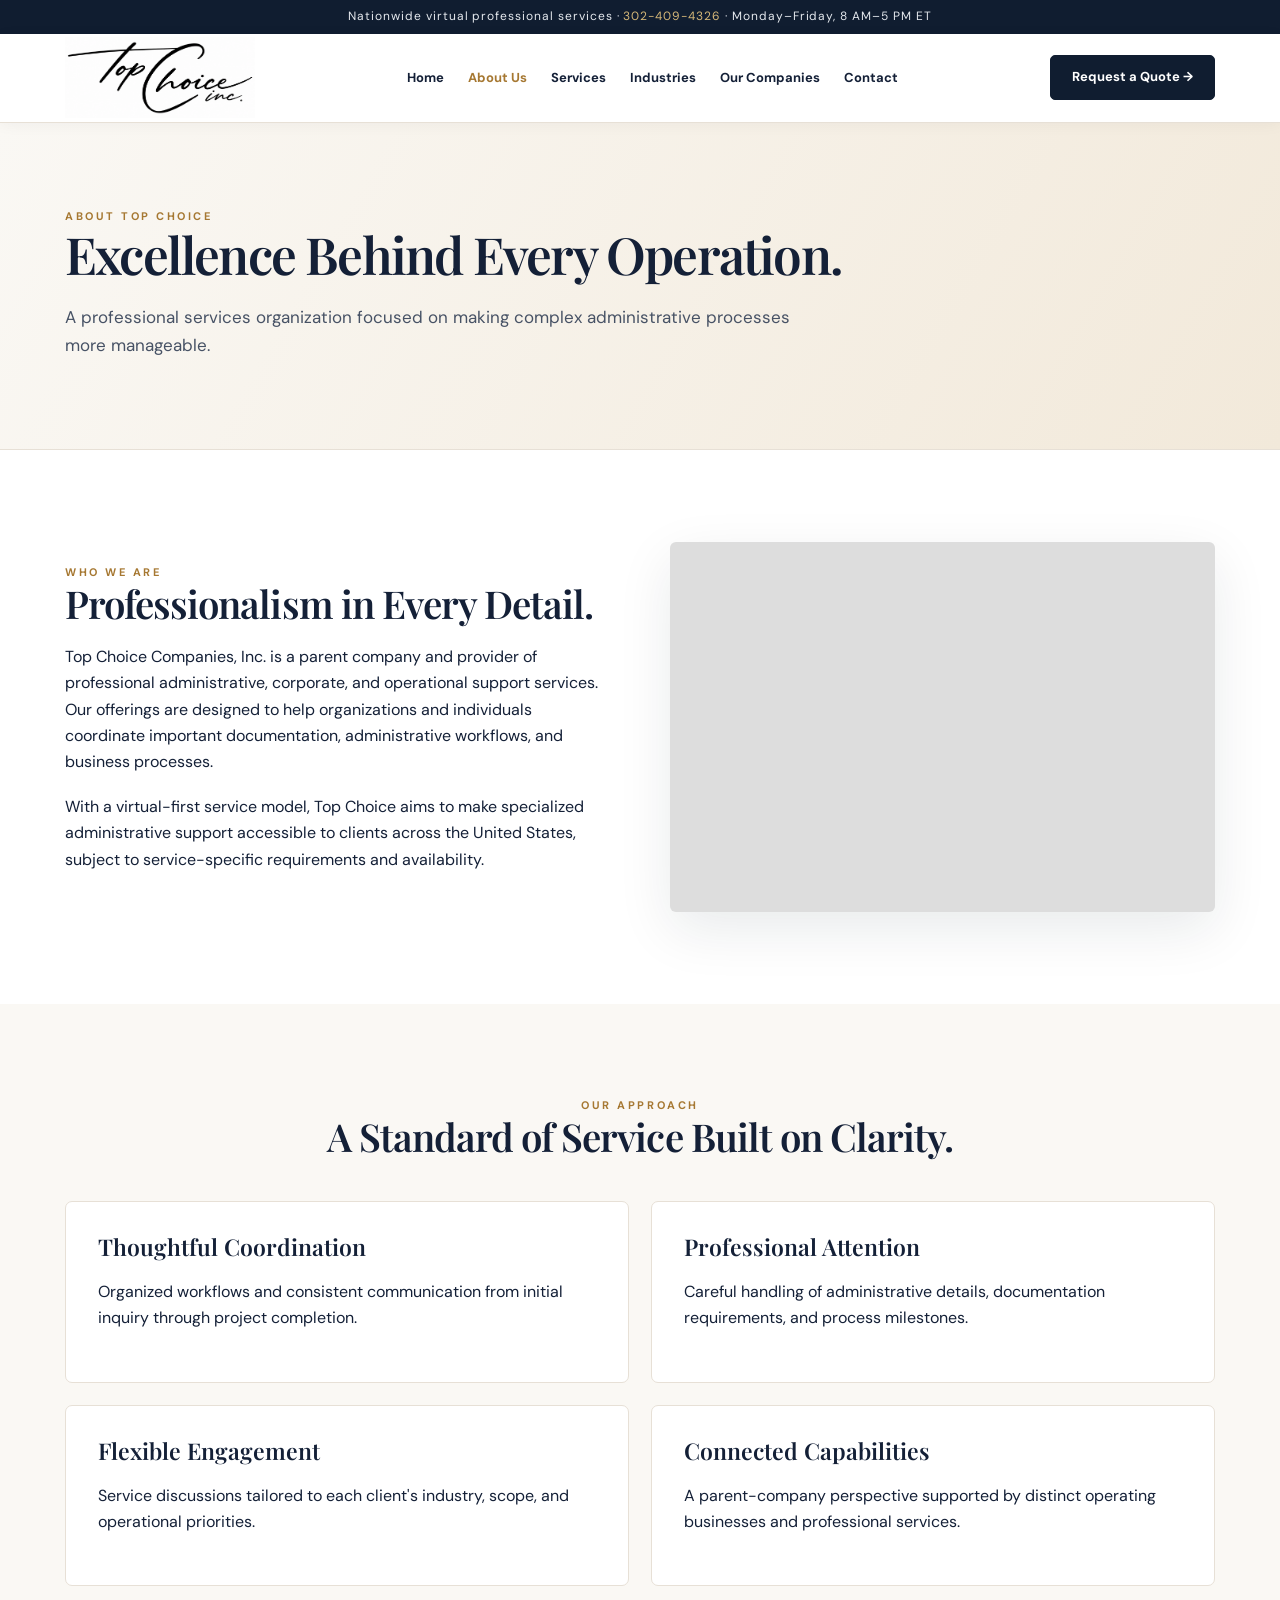
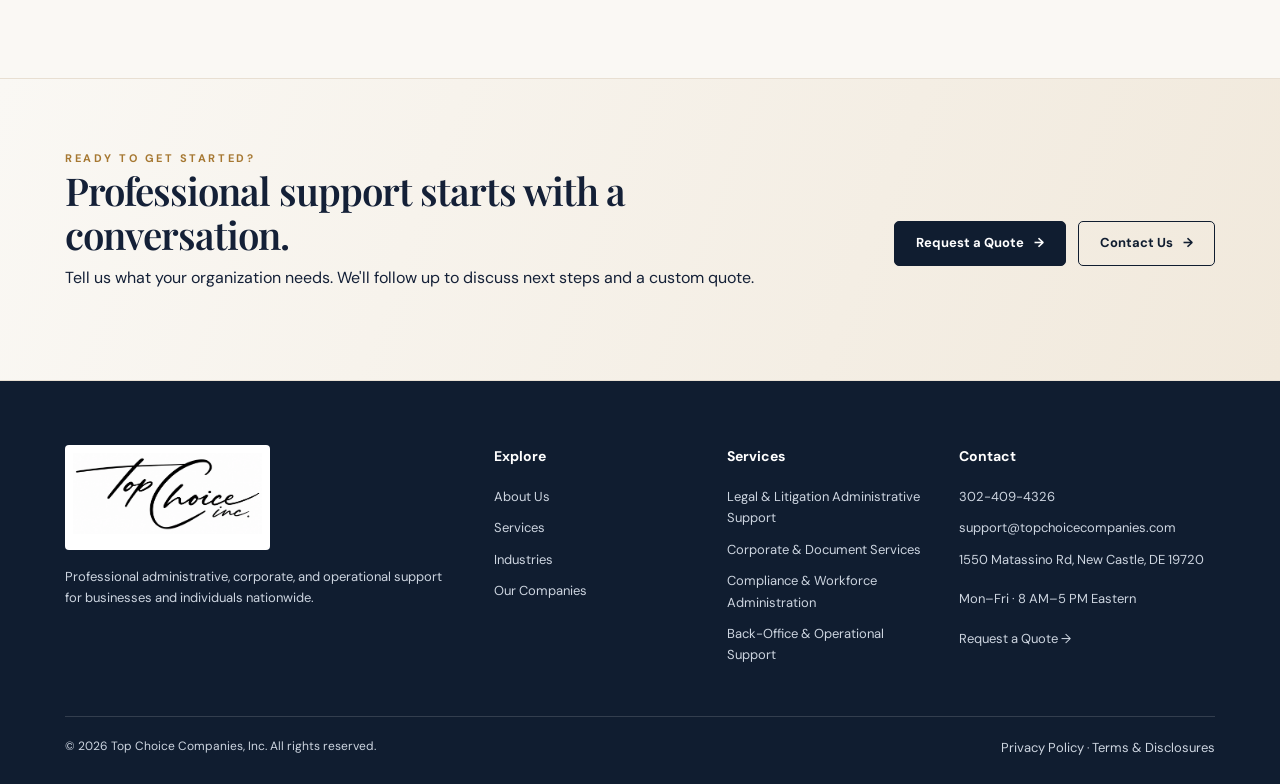
<file: about.html>
<!DOCTYPE html>
<html lang="en"><head><meta charset="utf-8"/><meta content="width=device-width,initial-scale=1" name="viewport"/><meta content="#101d30" name="theme-color"/><meta content="Top Choice Companies, Inc. provides professional administrative, corporate, legal support, compliance coordination and back-office services nationwide." name="description"/><link href="https://topchoicecompanies.com/about.html" rel="canonical"/><link href="css/styles.css" rel="stylesheet"/><link href="assets/favicon.png" rel="icon" type="image/png"/><title>Top Choice Companies, Inc.</title></head><body><a class="skip" href="#main">Skip to content</a><div class="topbar">Nationwide virtual professional services · <a href="tel:+13024094326">302-409-4326</a> · Monday–Friday, 8 AM–5 PM ET</div><header class="header"><div class="container nav"><a aria-label="Top Choice Companies home" class="brand" href="index.html"><img alt="Top Choice Inc. logo" src="assets/logo-original.png"/></a><button aria-expanded="false" aria-label="Open navigation" class="mobile-toggle" id="mobileToggle">☰</button><nav aria-label="Main navigation" class="navlinks" id="navLinks"><a href="index.html">Home</a><a href="about.html">About Us</a><a href="services.html">Services</a><a href="industries.html">Industries</a><a href="companies.html">Our Companies</a><a href="contact.html">Contact</a></nav><a class="btn" href="quote.html">Request a Quote →</a></div></header><main id="main"><section class="page-hero"><div class="container"><div class="eyebrow">About Top Choice</div><h1>Excellence Behind Every Operation.</h1><p class="lead">A professional services organization focused on making complex administrative processes more manageable.</p></div></section><section class="section white"><div class="container split"><div><div class="eyebrow">Who we are</div><h2>Professionalism in Every Detail.</h2><p>Top Choice Companies, Inc. is a parent company and provider of professional administrative, corporate, and operational support services. Our offerings are designed to help organizations and individuals coordinate important documentation, administrative workflows, and business processes.</p><p>With a virtual-first service model, Top Choice aims to make specialized administrative support accessible to clients across the United States, subject to service-specific requirements and availability.</p></div><div aria-label="Contemporary office workspace" class="photo desk" role="img"></div></div></section><section class="section"><div class="container"><div class="section-head"><div class="eyebrow">Our approach</div><h2>A Standard of Service Built on Clarity.</h2></div><div class="detail-grid"><div class="detail"><h3>Thoughtful Coordination</h3><p>Organized workflows and consistent communication from initial inquiry through project completion.</p></div><div class="detail"><h3>Professional Attention</h3><p>Careful handling of administrative details, documentation requirements, and process milestones.</p></div><div class="detail"><h3>Flexible Engagement</h3><p>Service discussions tailored to each client's industry, scope, and operational priorities.</p></div><div class="detail"><h3>Connected Capabilities</h3><p>A parent-company perspective supported by distinct operating businesses and professional services.</p></div></div></div></section><section class="cta"><div class="container cta-inner"><div><div class="eyebrow">Ready to get started?</div><h2>Professional support starts with a conversation.</h2><p>Tell us what your organization needs. We'll follow up to discuss next steps and a custom quote.</p></div><div class="actions"><a class="btn" href="quote.html">Request a Quote <span aria-hidden="true">→</span></a><a class="btn outline" href="contact.html">Contact Us <span aria-hidden="true">→</span></a></div></div></section></main><footer class="footer"><div class="container"><div class="footer-grid"><div><div class="footer-logo"><img alt="Top Choice Inc." src="assets/logo-original.png"/></div><p>Professional administrative, corporate, and operational support for businesses and individuals nationwide.</p></div><div><h4>Explore</h4><a href="about.html">About Us</a><a href="services.html">Services</a><a href="industries.html">Industries</a><a href="companies.html">Our Companies</a></div><div><h4>Services</h4><a href="legal-administration.html">Legal &amp; Litigation Administrative Support</a><a href="corporate-document-services.html">Corporate &amp; Document Services</a><a href="compliance-workforce.html">Compliance &amp; Workforce Administration</a><a href="back-office.html">Back-Office &amp; Operational Support</a></div><div><h4>Contact</h4><a href="tel:+13024094326">302-409-4326</a><a href="mailto:support@topchoicecompanies.com">support@topchoicecompanies.com</a><p>1550 Matassino Rd, New Castle, DE 19720</p><p>Mon–Fri · 8 AM–5 PM Eastern</p><a href="quote.html">Request a Quote →</a></div></div><div class="copyright"><span>© 2026 Top Choice Companies, Inc. All rights reserved.</span><span><a href="privacy.html" style="display:inline">Privacy Policy</a> · <a href="terms.html" style="display:inline">Terms &amp; Disclosures</a></span></div></div></footer><script defer="" src="js/navigation.js"></script><script defer="" src="js/chat-config.js"></script></body></html>
</file>
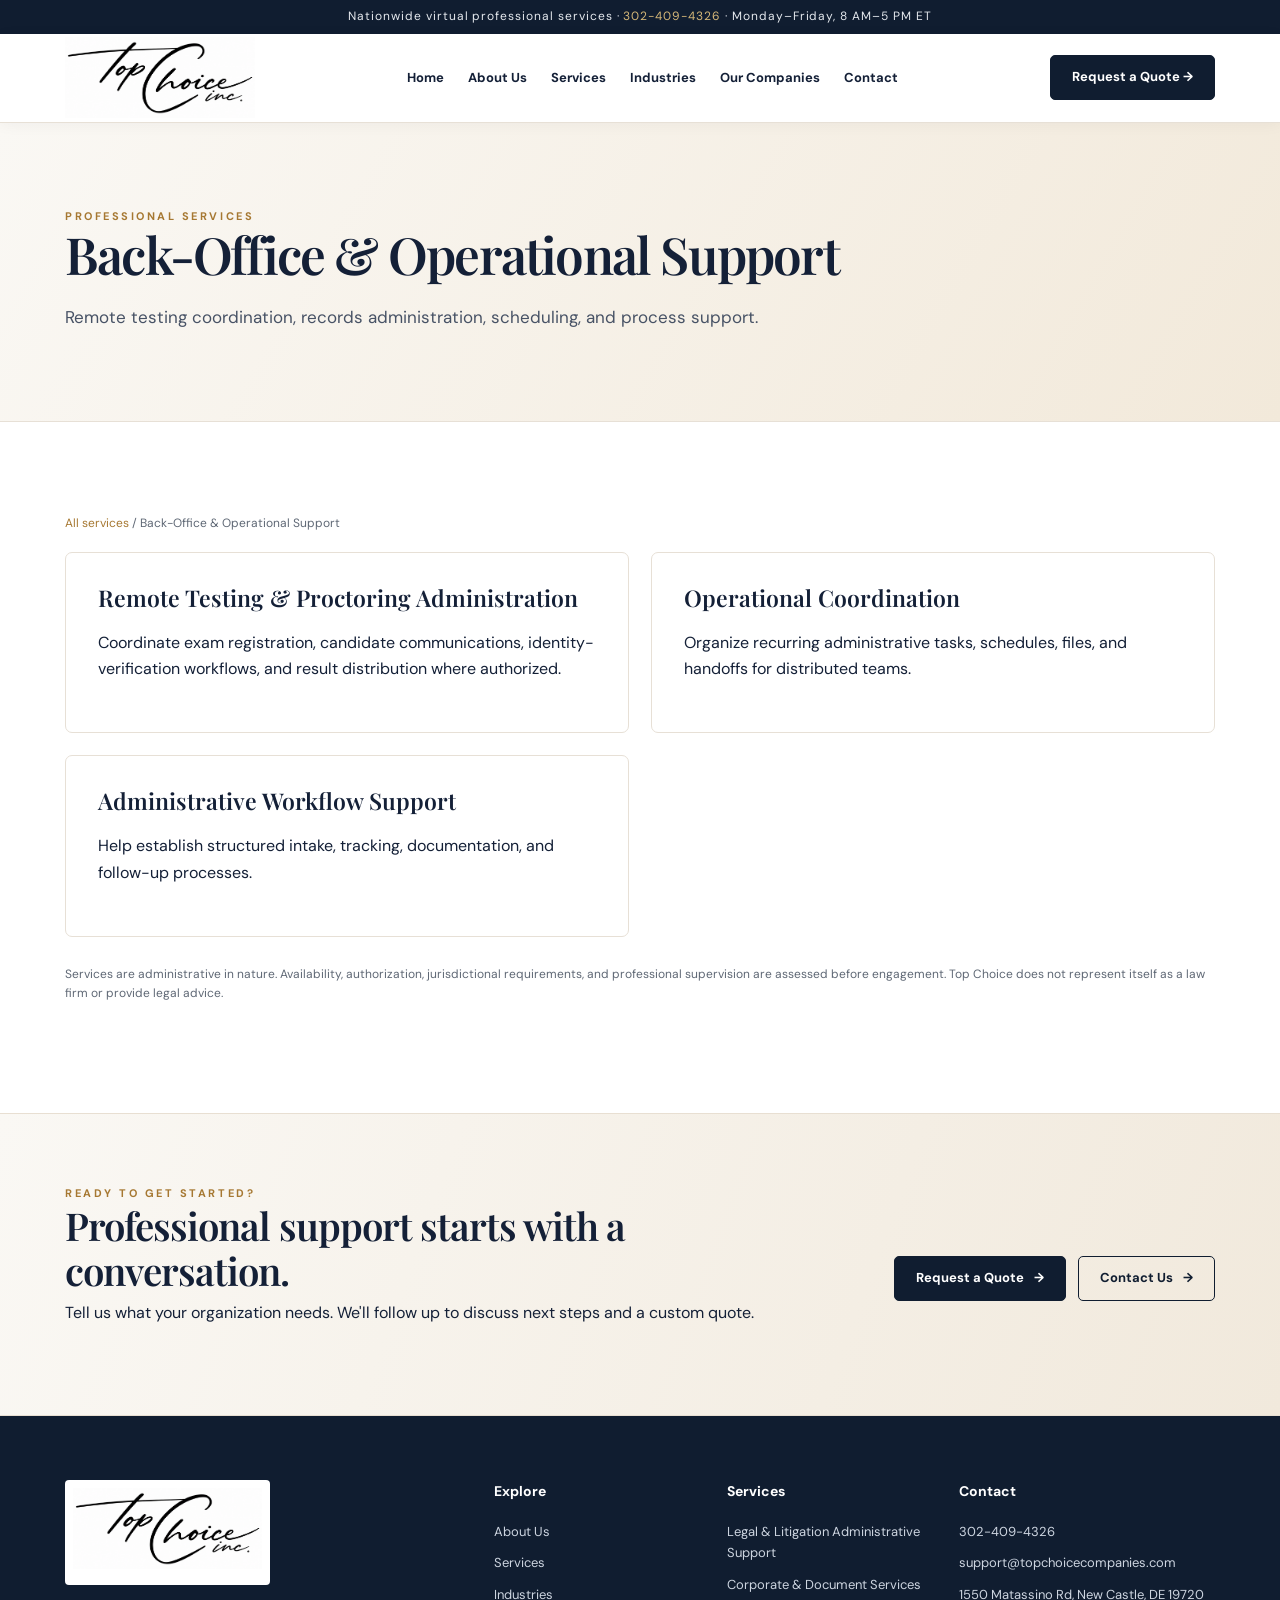
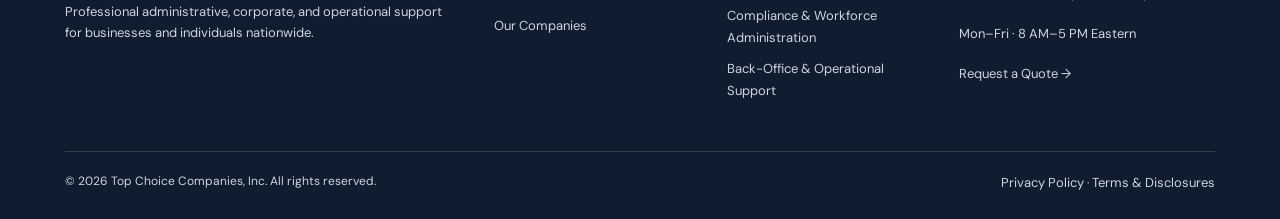
<file: back-office.html>
<!DOCTYPE html>
<html lang="en"><head><meta charset="utf-8"/><meta content="width=device-width,initial-scale=1" name="viewport"/><meta content="#101d30" name="theme-color"/><meta content="Top Choice Companies, Inc. provides professional administrative, corporate, legal support, compliance coordination and back-office services nationwide." name="description"/><link href="https://topchoicecompanies.com/back-office.html" rel="canonical"/><link href="css/styles.css" rel="stylesheet"/><link href="assets/favicon.png" rel="icon" type="image/png"/><title>Top Choice Companies, Inc.</title></head><body><a class="skip" href="#main">Skip to content</a><div class="topbar">Nationwide virtual professional services · <a href="tel:+13024094326">302-409-4326</a> · Monday–Friday, 8 AM–5 PM ET</div><header class="header"><div class="container nav"><a aria-label="Top Choice Companies home" class="brand" href="index.html"><img alt="Top Choice Inc. logo" src="assets/logo-original.png"/></a><button aria-expanded="false" aria-label="Open navigation" class="mobile-toggle" id="mobileToggle">☰</button><nav aria-label="Main navigation" class="navlinks" id="navLinks"><a href="index.html">Home</a><a href="about.html">About Us</a><a href="services.html">Services</a><a href="industries.html">Industries</a><a href="companies.html">Our Companies</a><a href="contact.html">Contact</a></nav><a class="btn" href="quote.html">Request a Quote →</a></div></header><main id="main"><section class="page-hero"><div class="container"><div class="eyebrow">Professional services</div><h1>Back-Office &amp; Operational Support</h1><p class="lead">Remote testing coordination, records administration, scheduling, and process support.</p></div></section><section class="section white"><div class="container"><div class="breadcrumbs"><a href="services.html">All services</a> / Back-Office &amp; Operational Support</div><div class="detail-grid"><article class="detail"><h3>Remote Testing &amp; Proctoring Administration</h3><p>Coordinate exam registration, candidate communications, identity-verification workflows, and result distribution where authorized.</p></article><article class="detail"><h3>Operational Coordination</h3><p>Organize recurring administrative tasks, schedules, files, and handoffs for distributed teams.</p></article><article class="detail"><h3>Administrative Workflow Support</h3><p>Help establish structured intake, tracking, documentation, and follow-up processes.</p></article></div><p class="note" style="margin-top:28px">Services are administrative in nature. Availability, authorization, jurisdictional requirements, and professional supervision are assessed before engagement. Top Choice does not represent itself as a law firm or provide legal advice.</p></div></section><section class="cta"><div class="container cta-inner"><div><div class="eyebrow">Ready to get started?</div><h2>Professional support starts with a conversation.</h2><p>Tell us what your organization needs. We'll follow up to discuss next steps and a custom quote.</p></div><div class="actions"><a class="btn" href="quote.html">Request a Quote <span aria-hidden="true">→</span></a><a class="btn outline" href="contact.html">Contact Us <span aria-hidden="true">→</span></a></div></div></section></main><footer class="footer"><div class="container"><div class="footer-grid"><div><div class="footer-logo"><img alt="Top Choice Inc." src="assets/logo-original.png"/></div><p>Professional administrative, corporate, and operational support for businesses and individuals nationwide.</p></div><div><h4>Explore</h4><a href="about.html">About Us</a><a href="services.html">Services</a><a href="industries.html">Industries</a><a href="companies.html">Our Companies</a></div><div><h4>Services</h4><a href="legal-administration.html">Legal &amp; Litigation Administrative Support</a><a href="corporate-document-services.html">Corporate &amp; Document Services</a><a href="compliance-workforce.html">Compliance &amp; Workforce Administration</a><a href="back-office.html">Back-Office &amp; Operational Support</a></div><div><h4>Contact</h4><a href="tel:+13024094326">302-409-4326</a><a href="mailto:support@topchoicecompanies.com">support@topchoicecompanies.com</a><p>1550 Matassino Rd, New Castle, DE 19720</p><p>Mon–Fri · 8 AM–5 PM Eastern</p><a href="quote.html">Request a Quote →</a></div></div><div class="copyright"><span>© 2026 Top Choice Companies, Inc. All rights reserved.</span><span><a href="privacy.html" style="display:inline">Privacy Policy</a> · <a href="terms.html" style="display:inline">Terms &amp; Disclosures</a></span></div></div></footer><script defer="" src="js/navigation.js"></script><script defer="" src="js/chat-config.js"></script></body></html>
</file>
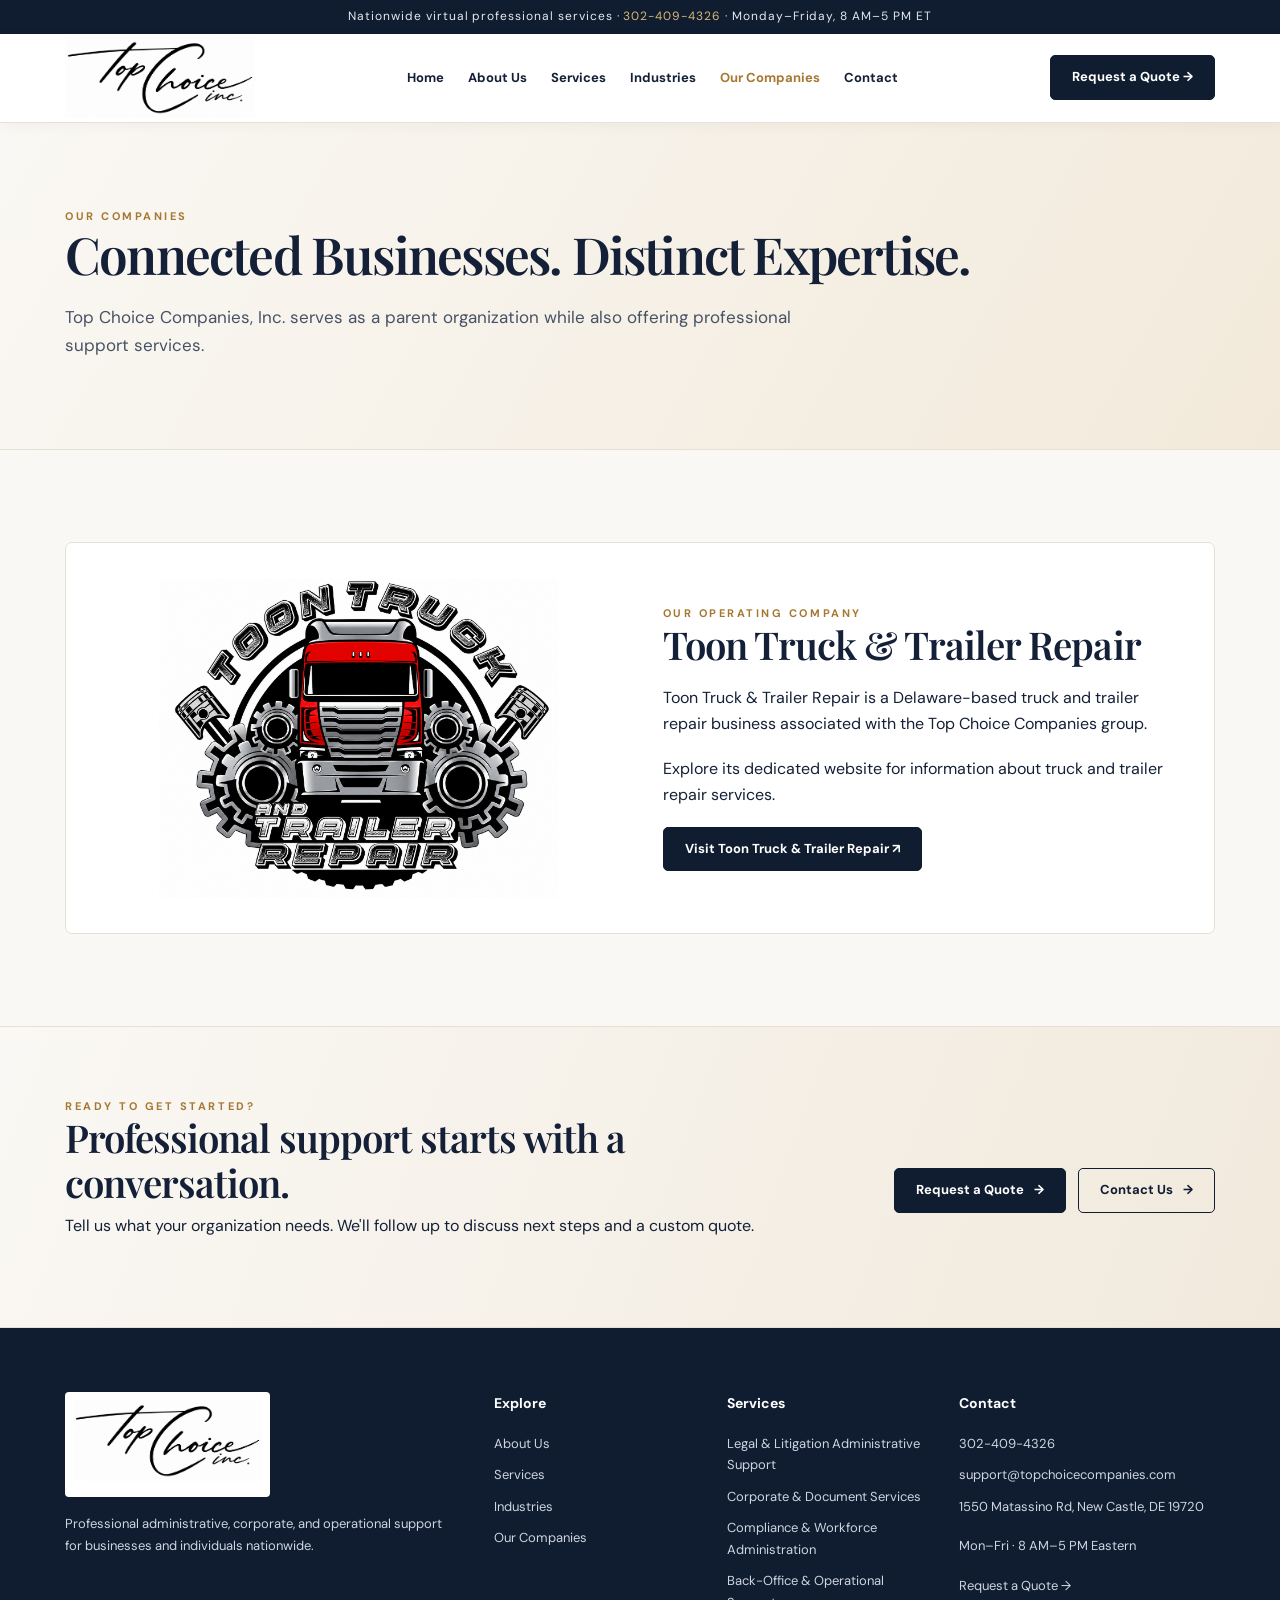
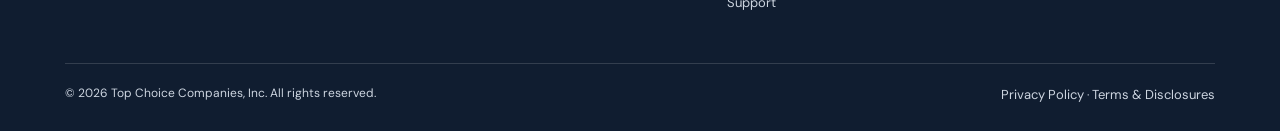
<file: companies.html>
<!DOCTYPE html>
<html lang="en"><head><meta charset="utf-8"/><meta content="width=device-width,initial-scale=1" name="viewport"/><meta content="#101d30" name="theme-color"/><meta content="Top Choice Companies, Inc. provides professional administrative, corporate, legal support, compliance coordination and back-office services nationwide." name="description"/><link href="https://topchoicecompanies.com/companies.html" rel="canonical"/><link href="css/styles.css" rel="stylesheet"/><link href="assets/favicon.png" rel="icon" type="image/png"/><title>Top Choice Companies, Inc.</title></head><body><a class="skip" href="#main">Skip to content</a><div class="topbar">Nationwide virtual professional services · <a href="tel:+13024094326">302-409-4326</a> · Monday–Friday, 8 AM–5 PM ET</div><header class="header"><div class="container nav"><a aria-label="Top Choice Companies home" class="brand" href="index.html"><img alt="Top Choice Inc. logo" src="assets/logo-original.png"/></a><button aria-expanded="false" aria-label="Open navigation" class="mobile-toggle" id="mobileToggle">☰</button><nav aria-label="Main navigation" class="navlinks" id="navLinks"><a href="index.html">Home</a><a href="about.html">About Us</a><a href="services.html">Services</a><a href="industries.html">Industries</a><a href="companies.html">Our Companies</a><a href="contact.html">Contact</a></nav><a class="btn" href="quote.html">Request a Quote →</a></div></header><main id="main"><section class="page-hero"><div class="container"><div class="eyebrow">Our companies</div><h1>Connected Businesses. Distinct Expertise.</h1><p class="lead">Top Choice Companies, Inc. serves as a parent organization while also offering professional support services.</p></div></section><section class="section"><div class="container"><div class="company-feature"><img alt="Toon Truck and Trailer Repair original red truck and gears logo" class="subsidiary-logo" loading="lazy" src="assets/toon-truck-trailer-repair.png"/><div><div class="eyebrow">Our operating company</div><h2>Toon Truck &amp; Trailer Repair</h2><p>Toon Truck &amp; Trailer Repair is a Delaware-based truck and trailer repair business associated with the Top Choice Companies group.</p><p>Explore its dedicated website for information about truck and trailer repair services.</p><a class="btn" href="https://toontrucktrailerrepair.com/" rel="noopener noreferrer" target="_blank">Visit Toon Truck &amp; Trailer Repair ↗</a></div></div></div></section><section class="cta"><div class="container cta-inner"><div><div class="eyebrow">Ready to get started?</div><h2>Professional support starts with a conversation.</h2><p>Tell us what your organization needs. We'll follow up to discuss next steps and a custom quote.</p></div><div class="actions"><a class="btn" href="quote.html">Request a Quote <span aria-hidden="true">→</span></a><a class="btn outline" href="contact.html">Contact Us <span aria-hidden="true">→</span></a></div></div></section></main><footer class="footer"><div class="container"><div class="footer-grid"><div><div class="footer-logo"><img alt="Top Choice Inc." src="assets/logo-original.png"/></div><p>Professional administrative, corporate, and operational support for businesses and individuals nationwide.</p></div><div><h4>Explore</h4><a href="about.html">About Us</a><a href="services.html">Services</a><a href="industries.html">Industries</a><a href="companies.html">Our Companies</a></div><div><h4>Services</h4><a href="legal-administration.html">Legal &amp; Litigation Administrative Support</a><a href="corporate-document-services.html">Corporate &amp; Document Services</a><a href="compliance-workforce.html">Compliance &amp; Workforce Administration</a><a href="back-office.html">Back-Office &amp; Operational Support</a></div><div><h4>Contact</h4><a href="tel:+13024094326">302-409-4326</a><a href="mailto:support@topchoicecompanies.com">support@topchoicecompanies.com</a><p>1550 Matassino Rd, New Castle, DE 19720</p><p>Mon–Fri · 8 AM–5 PM Eastern</p><a href="quote.html">Request a Quote →</a></div></div><div class="copyright"><span>© 2026 Top Choice Companies, Inc. All rights reserved.</span><span><a href="privacy.html" style="display:inline">Privacy Policy</a> · <a href="terms.html" style="display:inline">Terms &amp; Disclosures</a></span></div></div></footer><script defer="" src="js/navigation.js"></script><script defer="" src="js/chat-config.js"></script></body></html>
</file>
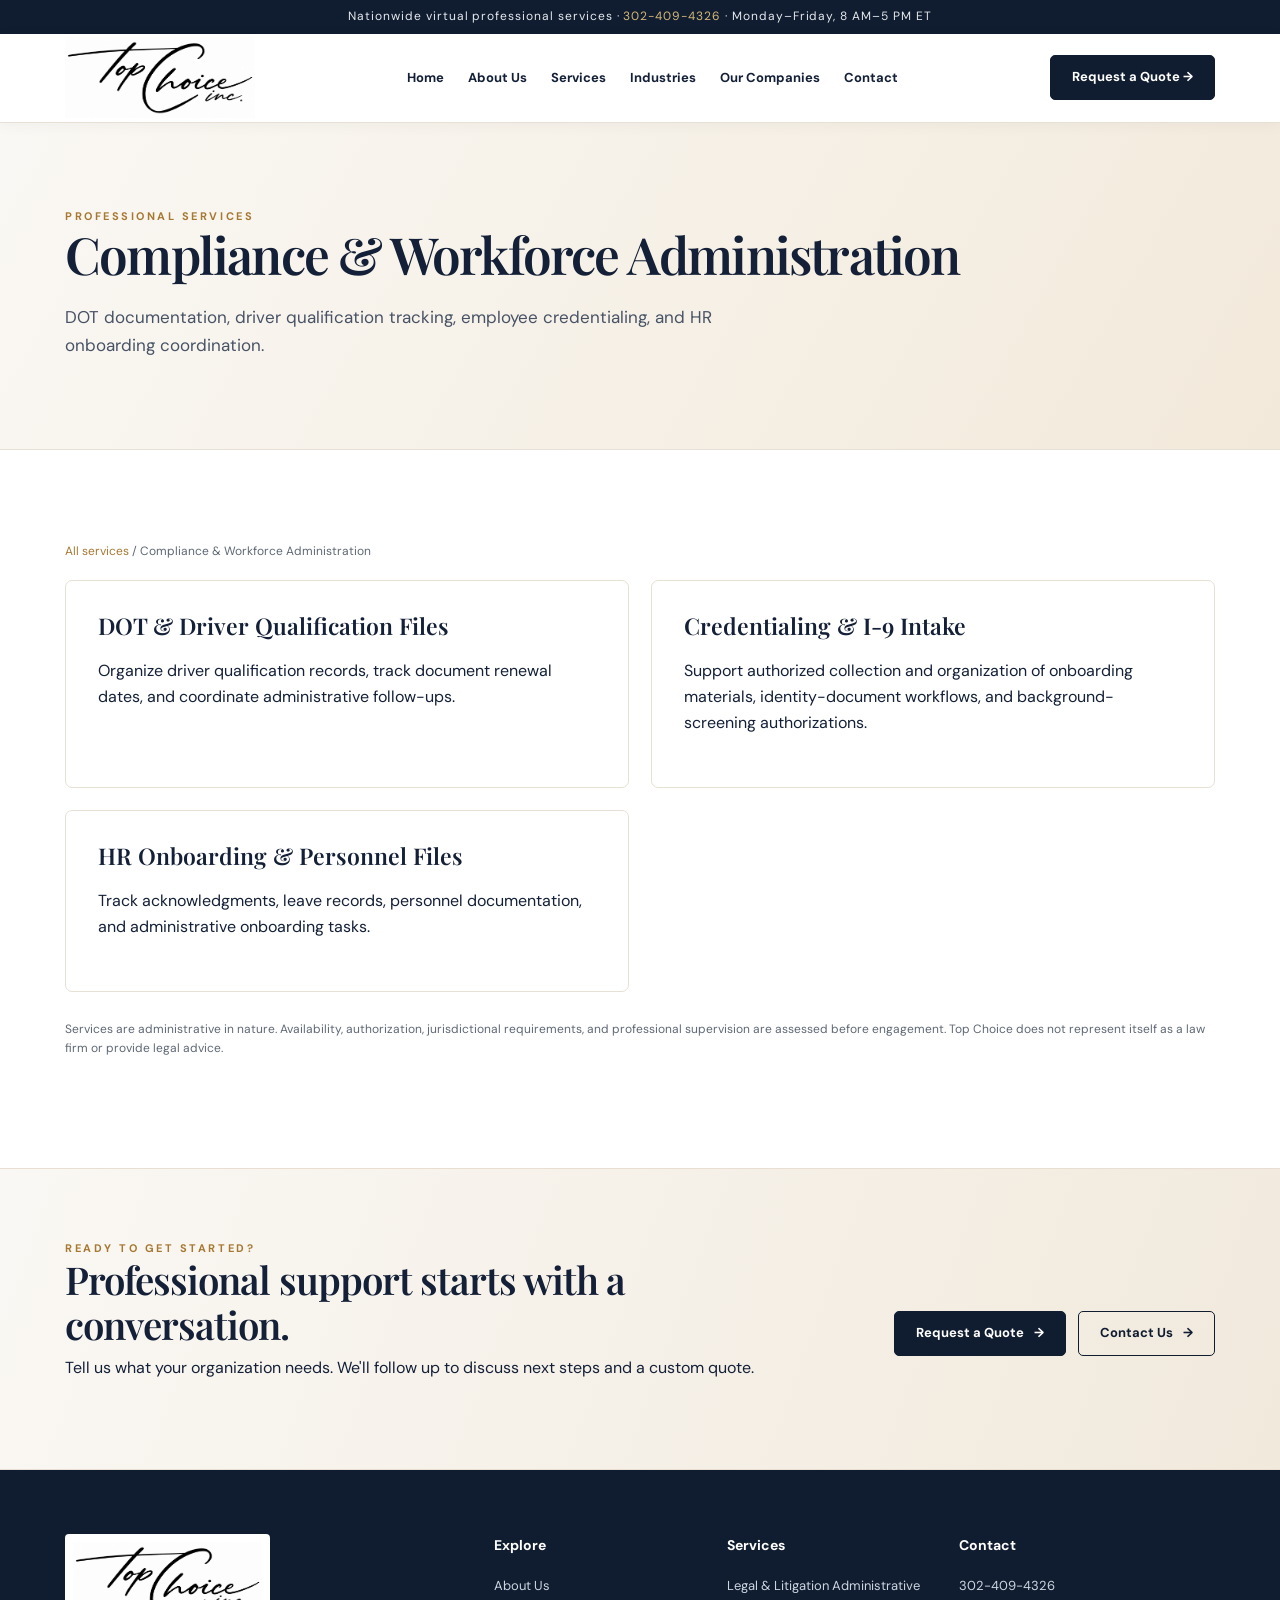
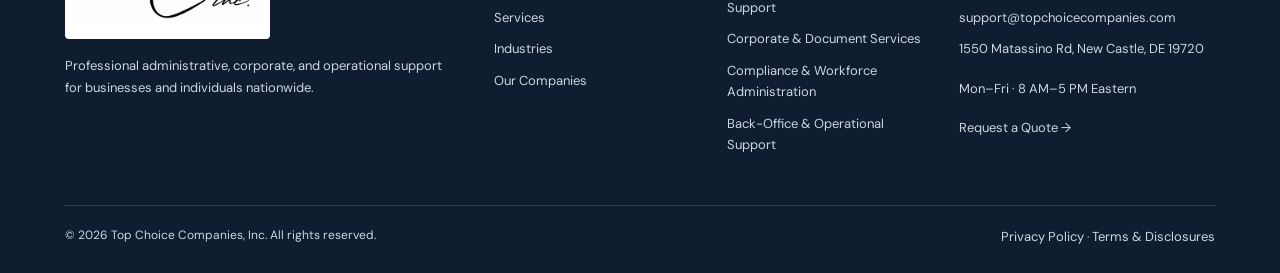
<file: compliance-workforce.html>
<!DOCTYPE html>
<html lang="en"><head><meta charset="utf-8"/><meta content="width=device-width,initial-scale=1" name="viewport"/><meta content="#101d30" name="theme-color"/><meta content="Top Choice Companies, Inc. provides professional administrative, corporate, legal support, compliance coordination and back-office services nationwide." name="description"/><link href="https://topchoicecompanies.com/compliance-workforce.html" rel="canonical"/><link href="css/styles.css" rel="stylesheet"/><link href="assets/favicon.png" rel="icon" type="image/png"/><title>Top Choice Companies, Inc.</title></head><body><a class="skip" href="#main">Skip to content</a><div class="topbar">Nationwide virtual professional services · <a href="tel:+13024094326">302-409-4326</a> · Monday–Friday, 8 AM–5 PM ET</div><header class="header"><div class="container nav"><a aria-label="Top Choice Companies home" class="brand" href="index.html"><img alt="Top Choice Inc. logo" src="assets/logo-original.png"/></a><button aria-expanded="false" aria-label="Open navigation" class="mobile-toggle" id="mobileToggle">☰</button><nav aria-label="Main navigation" class="navlinks" id="navLinks"><a href="index.html">Home</a><a href="about.html">About Us</a><a href="services.html">Services</a><a href="industries.html">Industries</a><a href="companies.html">Our Companies</a><a href="contact.html">Contact</a></nav><a class="btn" href="quote.html">Request a Quote →</a></div></header><main id="main"><section class="page-hero"><div class="container"><div class="eyebrow">Professional services</div><h1>Compliance &amp; Workforce Administration</h1><p class="lead">DOT documentation, driver qualification tracking, employee credentialing, and HR onboarding coordination.</p></div></section><section class="section white"><div class="container"><div class="breadcrumbs"><a href="services.html">All services</a> / Compliance &amp; Workforce Administration</div><div class="detail-grid"><article class="detail"><h3>DOT &amp; Driver Qualification Files</h3><p>Organize driver qualification records, track document renewal dates, and coordinate administrative follow-ups.</p></article><article class="detail"><h3>Credentialing &amp; I-9 Intake</h3><p>Support authorized collection and organization of onboarding materials, identity-document workflows, and background-screening authorizations.</p></article><article class="detail"><h3>HR Onboarding &amp; Personnel Files</h3><p>Track acknowledgments, leave records, personnel documentation, and administrative onboarding tasks.</p></article></div><p class="note" style="margin-top:28px">Services are administrative in nature. Availability, authorization, jurisdictional requirements, and professional supervision are assessed before engagement. Top Choice does not represent itself as a law firm or provide legal advice.</p></div></section><section class="cta"><div class="container cta-inner"><div><div class="eyebrow">Ready to get started?</div><h2>Professional support starts with a conversation.</h2><p>Tell us what your organization needs. We'll follow up to discuss next steps and a custom quote.</p></div><div class="actions"><a class="btn" href="quote.html">Request a Quote <span aria-hidden="true">→</span></a><a class="btn outline" href="contact.html">Contact Us <span aria-hidden="true">→</span></a></div></div></section></main><footer class="footer"><div class="container"><div class="footer-grid"><div><div class="footer-logo"><img alt="Top Choice Inc." src="assets/logo-original.png"/></div><p>Professional administrative, corporate, and operational support for businesses and individuals nationwide.</p></div><div><h4>Explore</h4><a href="about.html">About Us</a><a href="services.html">Services</a><a href="industries.html">Industries</a><a href="companies.html">Our Companies</a></div><div><h4>Services</h4><a href="legal-administration.html">Legal &amp; Litigation Administrative Support</a><a href="corporate-document-services.html">Corporate &amp; Document Services</a><a href="compliance-workforce.html">Compliance &amp; Workforce Administration</a><a href="back-office.html">Back-Office &amp; Operational Support</a></div><div><h4>Contact</h4><a href="tel:+13024094326">302-409-4326</a><a href="mailto:support@topchoicecompanies.com">support@topchoicecompanies.com</a><p>1550 Matassino Rd, New Castle, DE 19720</p><p>Mon–Fri · 8 AM–5 PM Eastern</p><a href="quote.html">Request a Quote →</a></div></div><div class="copyright"><span>© 2026 Top Choice Companies, Inc. All rights reserved.</span><span><a href="privacy.html" style="display:inline">Privacy Policy</a> · <a href="terms.html" style="display:inline">Terms &amp; Disclosures</a></span></div></div></footer><script defer="" src="js/navigation.js"></script><script defer="" src="js/chat-config.js"></script></body></html>
</file>
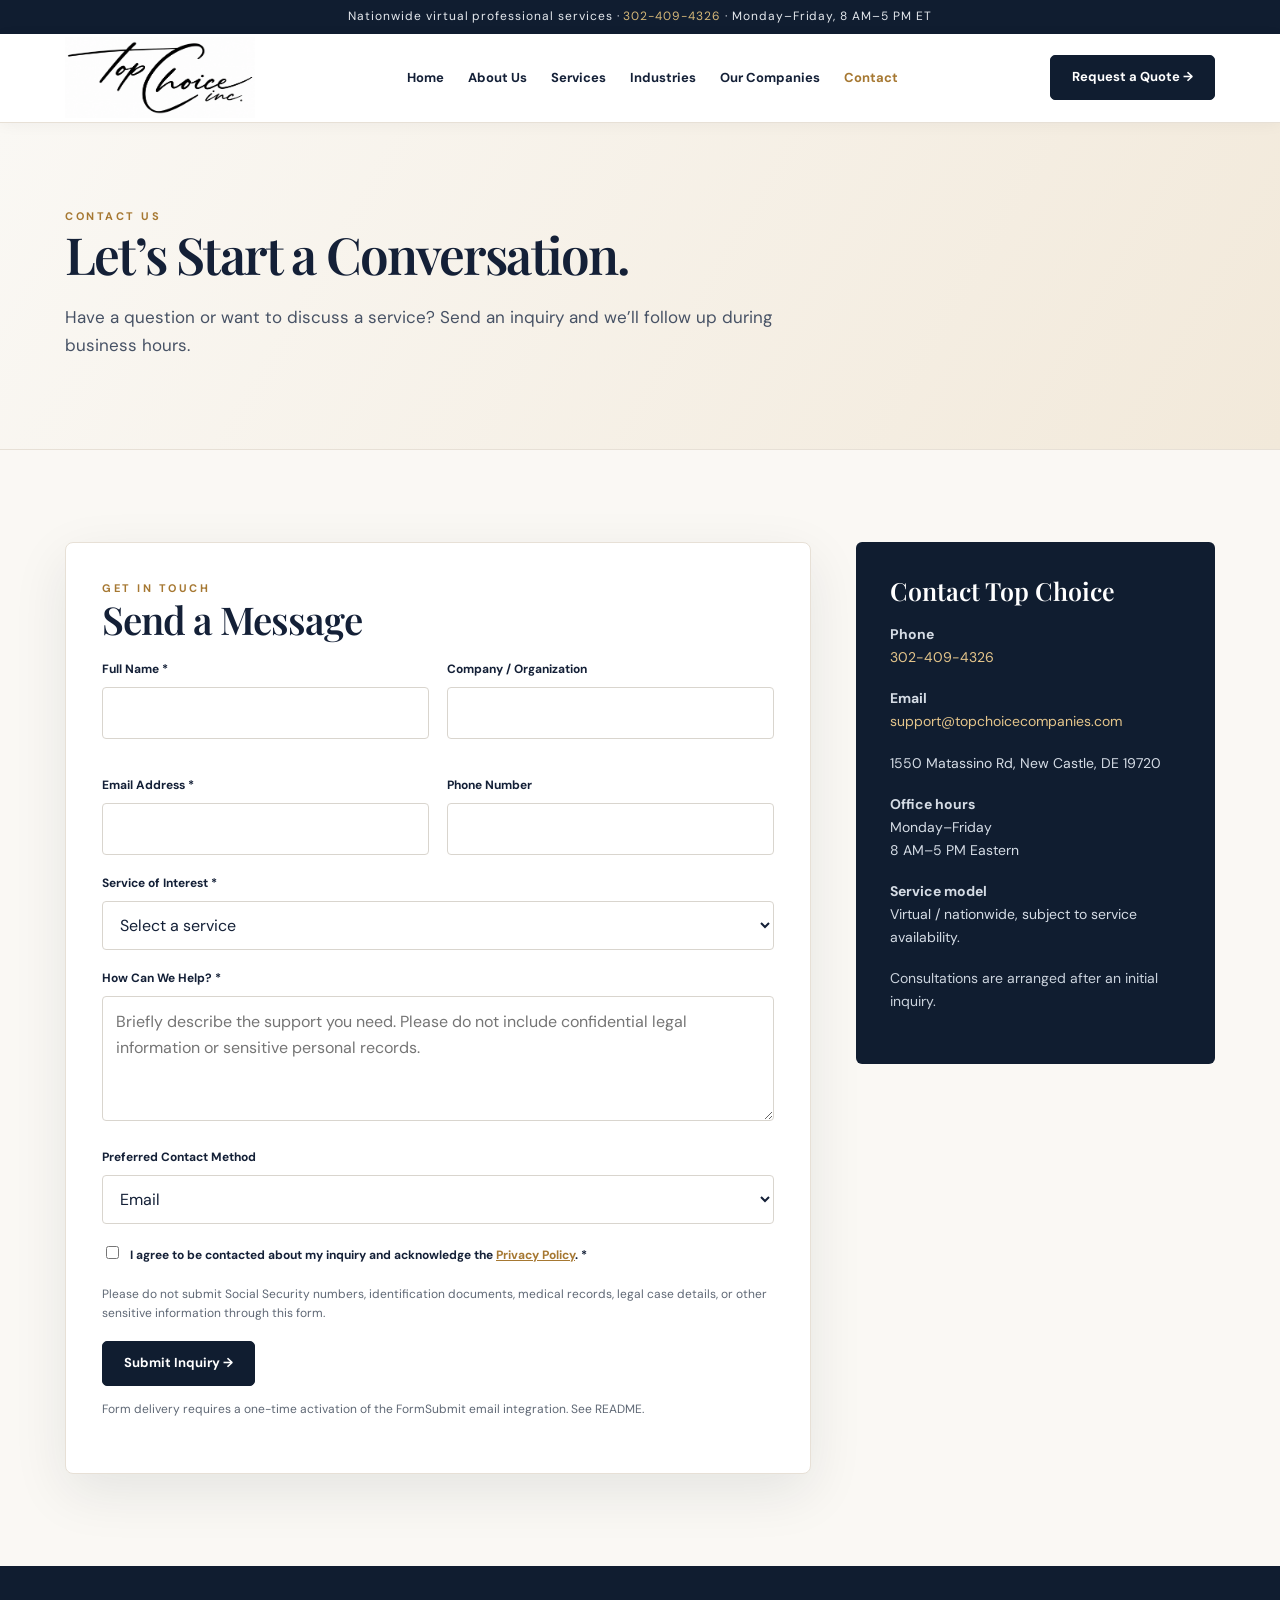
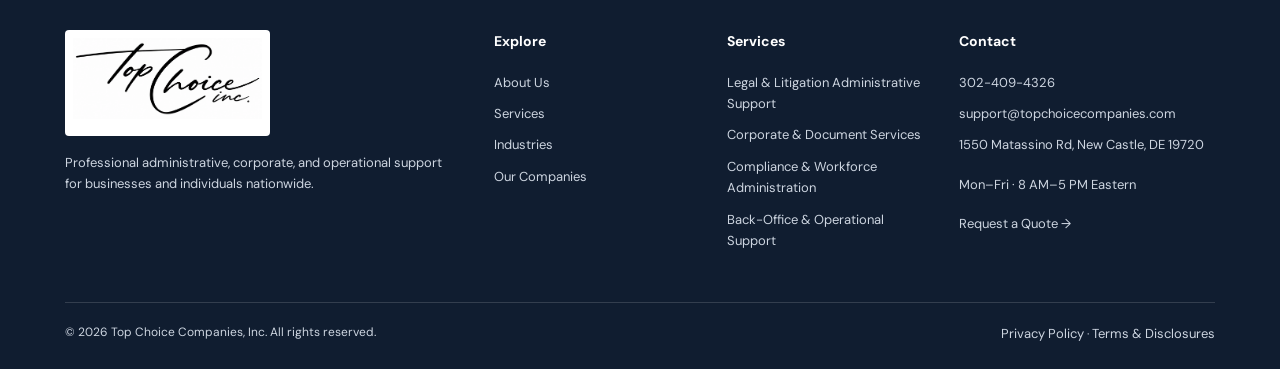
<file: contact.html>
<!DOCTYPE html>
<html lang="en"><head><meta charset="utf-8"/><meta content="width=device-width,initial-scale=1" name="viewport"/><meta content="#101d30" name="theme-color"/><meta content="Top Choice Companies, Inc. provides professional administrative, corporate, legal support, compliance coordination and back-office services nationwide." name="description"/><link href="https://topchoicecompanies.com/contact.html" rel="canonical"/><link href="css/styles.css" rel="stylesheet"/><link href="assets/favicon.png" rel="icon" type="image/png"/><title>Top Choice Companies, Inc.</title></head><body><a class="skip" href="#main">Skip to content</a><div class="topbar">Nationwide virtual professional services · <a href="tel:+13024094326">302-409-4326</a> · Monday–Friday, 8 AM–5 PM ET</div><header class="header"><div class="container nav"><a aria-label="Top Choice Companies home" class="brand" href="index.html"><img alt="Top Choice Inc. logo" src="assets/logo-original.png"/></a><button aria-expanded="false" aria-label="Open navigation" class="mobile-toggle" id="mobileToggle">☰</button><nav aria-label="Main navigation" class="navlinks" id="navLinks"><a href="index.html">Home</a><a href="about.html">About Us</a><a href="services.html">Services</a><a href="industries.html">Industries</a><a href="companies.html">Our Companies</a><a href="contact.html">Contact</a></nav><a class="btn" href="quote.html">Request a Quote →</a></div></header><main id="main"><section class="page-hero"><div class="container"><div class="eyebrow">Contact us</div><h1>Let’s Start a Conversation.</h1><p class="lead">Have a question or want to discuss a service? Send an inquiry and we’ll follow up during business hours.</p></div></section><section class="section"><div class="container form-layout"><div class="form-card"><div class="eyebrow">Get in touch</div><h2>Send a Message</h2><form action="https://formsubmit.co/support@topchoicecompanies.com" class="lead-form" method="POST"><input name="_subject" type="hidden" value="Top Choice Website — Contact Inquiry"/><input name="_captcha" type="hidden" value="true"/><input name="_template" type="hidden" value="table"/><input aria-label="Leave blank" autocomplete="off" class="sr-only" name="_honey" tabindex="-1" type="text"/><div class="field-grid"><div class="field"><label for="full-name">Full Name *</label><input autocomplete="name" id="full-name" name="Name" required=""/></div><div class="field"><label for="business">Company / Organization</label><input autocomplete="organization" id="business" name="Company"/></div><div class="field"><label for="email">Email Address *</label><input autocomplete="email" id="email" name="Email" required="" type="email"/></div><div class="field"><label for="phone">Phone Number</label><input autocomplete="tel" id="phone" name="Phone" type="tel"/></div></div><div class="field"><label for="service">Service of Interest *</label><select id="service" name="Service" required=""><option value="">Select a service</option><option>Legal &amp; Litigation Administrative Support</option><option>Corporate &amp; Document Services</option><option>Compliance &amp; Workforce Administration</option><option>Back-Office &amp; Operational Support</option><option>Multiple Services</option><option>General Inquiry</option></select></div><div class="field"><label for="message">How Can We Help? *</label><textarea id="message" minlength="15" name="Message" placeholder="Briefly describe the support you need. Please do not include confidential legal information or sensitive personal records." required=""></textarea></div><div class="field"><label for="contact-method">Preferred Contact Method</label><select id="contact-method" name="Preferred Contact Method"><option>Email</option><option>Phone</option></select></div><div class="field"><label><input name="Consent" required="" style="width:auto;margin-right:8px" type="checkbox" value="Yes"/> I agree to be contacted about my inquiry and acknowledge the <a href="privacy.html" style="color:var(--gold);text-decoration:underline">Privacy Policy</a>. *</label></div><p class="note">Please do not submit Social Security numbers, identification documents, medical records, legal case details, or other sensitive information through this form.</p><button class="btn" type="submit">Submit Inquiry →</button><p class="note" style="margin-top:14px">Form delivery requires a one-time activation of the FormSubmit email integration. See README.</p></form></div><aside class="sidebar"><h3>Contact Top Choice</h3><p><strong>Phone</strong><br/><a href="tel:+13024094326">302-409-4326</a></p><p><strong>Email</strong><br/><a href="mailto:support@topchoicecompanies.com">support@topchoicecompanies.com</a></p><p>1550 Matassino Rd, New Castle, DE 19720</p><p><strong>Office hours</strong><br/>Monday–Friday<br/>8 AM–5 PM Eastern</p><p><strong>Service model</strong><br/>Virtual / nationwide, subject to service availability.</p><p class="note" style="color:#cbd3dd">Consultations are arranged after an initial inquiry.</p></aside></div></section></main><footer class="footer"><div class="container"><div class="footer-grid"><div><div class="footer-logo"><img alt="Top Choice Inc." src="assets/logo-original.png"/></div><p>Professional administrative, corporate, and operational support for businesses and individuals nationwide.</p></div><div><h4>Explore</h4><a href="about.html">About Us</a><a href="services.html">Services</a><a href="industries.html">Industries</a><a href="companies.html">Our Companies</a></div><div><h4>Services</h4><a href="legal-administration.html">Legal &amp; Litigation Administrative Support</a><a href="corporate-document-services.html">Corporate &amp; Document Services</a><a href="compliance-workforce.html">Compliance &amp; Workforce Administration</a><a href="back-office.html">Back-Office &amp; Operational Support</a></div><div><h4>Contact</h4><a href="tel:+13024094326">302-409-4326</a><a href="mailto:support@topchoicecompanies.com">support@topchoicecompanies.com</a><p>1550 Matassino Rd, New Castle, DE 19720</p><p>Mon–Fri · 8 AM–5 PM Eastern</p><a href="quote.html">Request a Quote →</a></div></div><div class="copyright"><span>© 2026 Top Choice Companies, Inc. All rights reserved.</span><span><a href="privacy.html" style="display:inline">Privacy Policy</a> · <a href="terms.html" style="display:inline">Terms &amp; Disclosures</a></span></div></div></footer><script defer="" src="js/navigation.js"></script><script defer="" src="js/chat-config.js"></script></body></html>
</file>
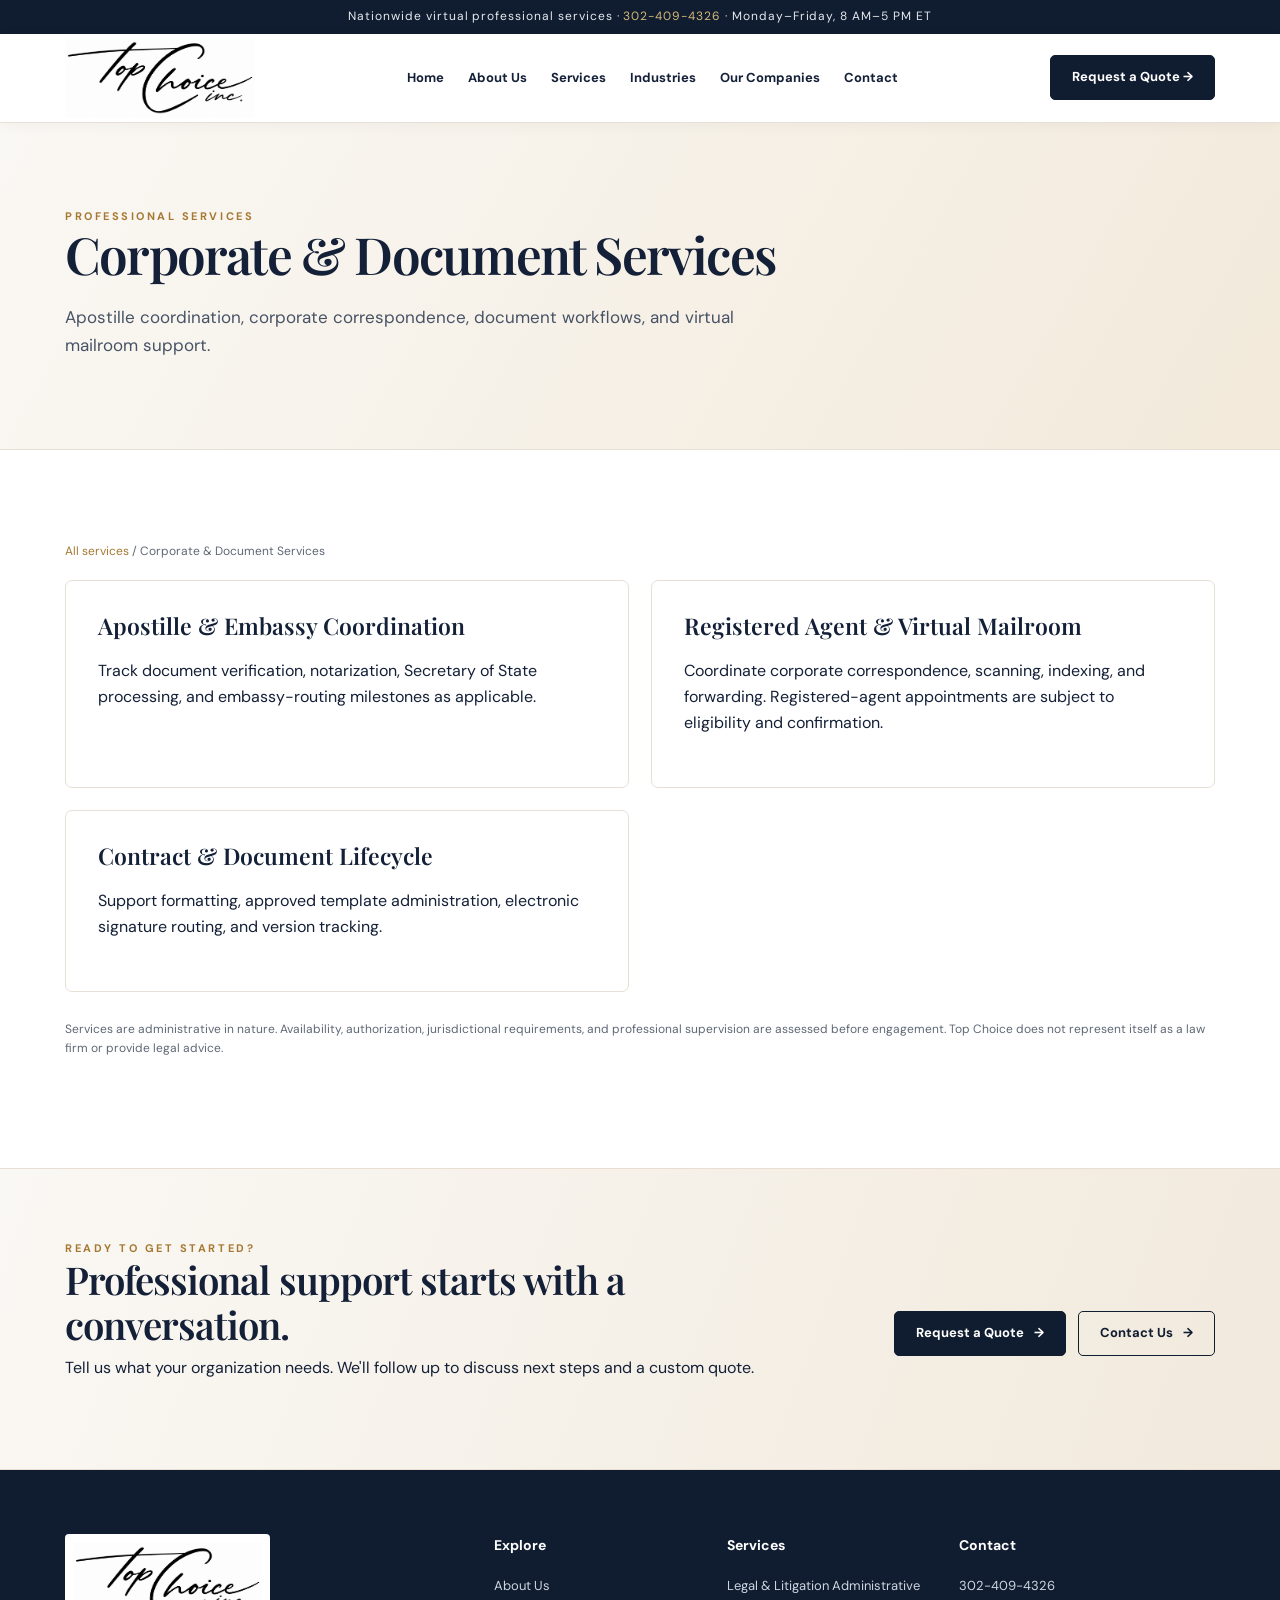
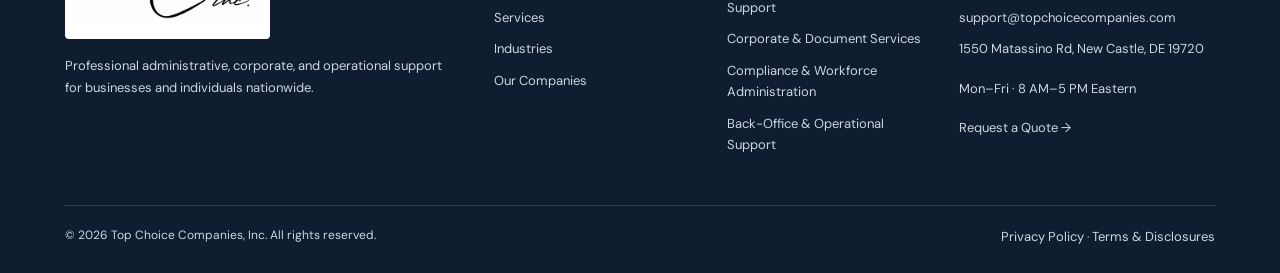
<file: corporate-document-services.html>
<!DOCTYPE html>
<html lang="en"><head><meta charset="utf-8"/><meta content="width=device-width,initial-scale=1" name="viewport"/><meta content="#101d30" name="theme-color"/><meta content="Top Choice Companies, Inc. provides professional administrative, corporate, legal support, compliance coordination and back-office services nationwide." name="description"/><link href="https://topchoicecompanies.com/corporate-document-services.html" rel="canonical"/><link href="css/styles.css" rel="stylesheet"/><link href="assets/favicon.png" rel="icon" type="image/png"/><title>Top Choice Companies, Inc.</title></head><body><a class="skip" href="#main">Skip to content</a><div class="topbar">Nationwide virtual professional services · <a href="tel:+13024094326">302-409-4326</a> · Monday–Friday, 8 AM–5 PM ET</div><header class="header"><div class="container nav"><a aria-label="Top Choice Companies home" class="brand" href="index.html"><img alt="Top Choice Inc. logo" src="assets/logo-original.png"/></a><button aria-expanded="false" aria-label="Open navigation" class="mobile-toggle" id="mobileToggle">☰</button><nav aria-label="Main navigation" class="navlinks" id="navLinks"><a href="index.html">Home</a><a href="about.html">About Us</a><a href="services.html">Services</a><a href="industries.html">Industries</a><a href="companies.html">Our Companies</a><a href="contact.html">Contact</a></nav><a class="btn" href="quote.html">Request a Quote →</a></div></header><main id="main"><section class="page-hero"><div class="container"><div class="eyebrow">Professional services</div><h1>Corporate &amp; Document Services</h1><p class="lead">Apostille coordination, corporate correspondence, document workflows, and virtual mailroom support.</p></div></section><section class="section white"><div class="container"><div class="breadcrumbs"><a href="services.html">All services</a> / Corporate &amp; Document Services</div><div class="detail-grid"><article class="detail"><h3>Apostille &amp; Embassy Coordination</h3><p>Track document verification, notarization, Secretary of State processing, and embassy-routing milestones as applicable.</p></article><article class="detail"><h3>Registered Agent &amp; Virtual Mailroom</h3><p>Coordinate corporate correspondence, scanning, indexing, and forwarding. Registered-agent appointments are subject to eligibility and confirmation.</p></article><article class="detail"><h3>Contract &amp; Document Lifecycle</h3><p>Support formatting, approved template administration, electronic signature routing, and version tracking.</p></article></div><p class="note" style="margin-top:28px">Services are administrative in nature. Availability, authorization, jurisdictional requirements, and professional supervision are assessed before engagement. Top Choice does not represent itself as a law firm or provide legal advice.</p></div></section><section class="cta"><div class="container cta-inner"><div><div class="eyebrow">Ready to get started?</div><h2>Professional support starts with a conversation.</h2><p>Tell us what your organization needs. We'll follow up to discuss next steps and a custom quote.</p></div><div class="actions"><a class="btn" href="quote.html">Request a Quote <span aria-hidden="true">→</span></a><a class="btn outline" href="contact.html">Contact Us <span aria-hidden="true">→</span></a></div></div></section></main><footer class="footer"><div class="container"><div class="footer-grid"><div><div class="footer-logo"><img alt="Top Choice Inc." src="assets/logo-original.png"/></div><p>Professional administrative, corporate, and operational support for businesses and individuals nationwide.</p></div><div><h4>Explore</h4><a href="about.html">About Us</a><a href="services.html">Services</a><a href="industries.html">Industries</a><a href="companies.html">Our Companies</a></div><div><h4>Services</h4><a href="legal-administration.html">Legal &amp; Litigation Administrative Support</a><a href="corporate-document-services.html">Corporate &amp; Document Services</a><a href="compliance-workforce.html">Compliance &amp; Workforce Administration</a><a href="back-office.html">Back-Office &amp; Operational Support</a></div><div><h4>Contact</h4><a href="tel:+13024094326">302-409-4326</a><a href="mailto:support@topchoicecompanies.com">support@topchoicecompanies.com</a><p>1550 Matassino Rd, New Castle, DE 19720</p><p>Mon–Fri · 8 AM–5 PM Eastern</p><a href="quote.html">Request a Quote →</a></div></div><div class="copyright"><span>© 2026 Top Choice Companies, Inc. All rights reserved.</span><span><a href="privacy.html" style="display:inline">Privacy Policy</a> · <a href="terms.html" style="display:inline">Terms &amp; Disclosures</a></span></div></div></footer><script defer="" src="js/navigation.js"></script><script defer="" src="js/chat-config.js"></script></body></html>
</file>
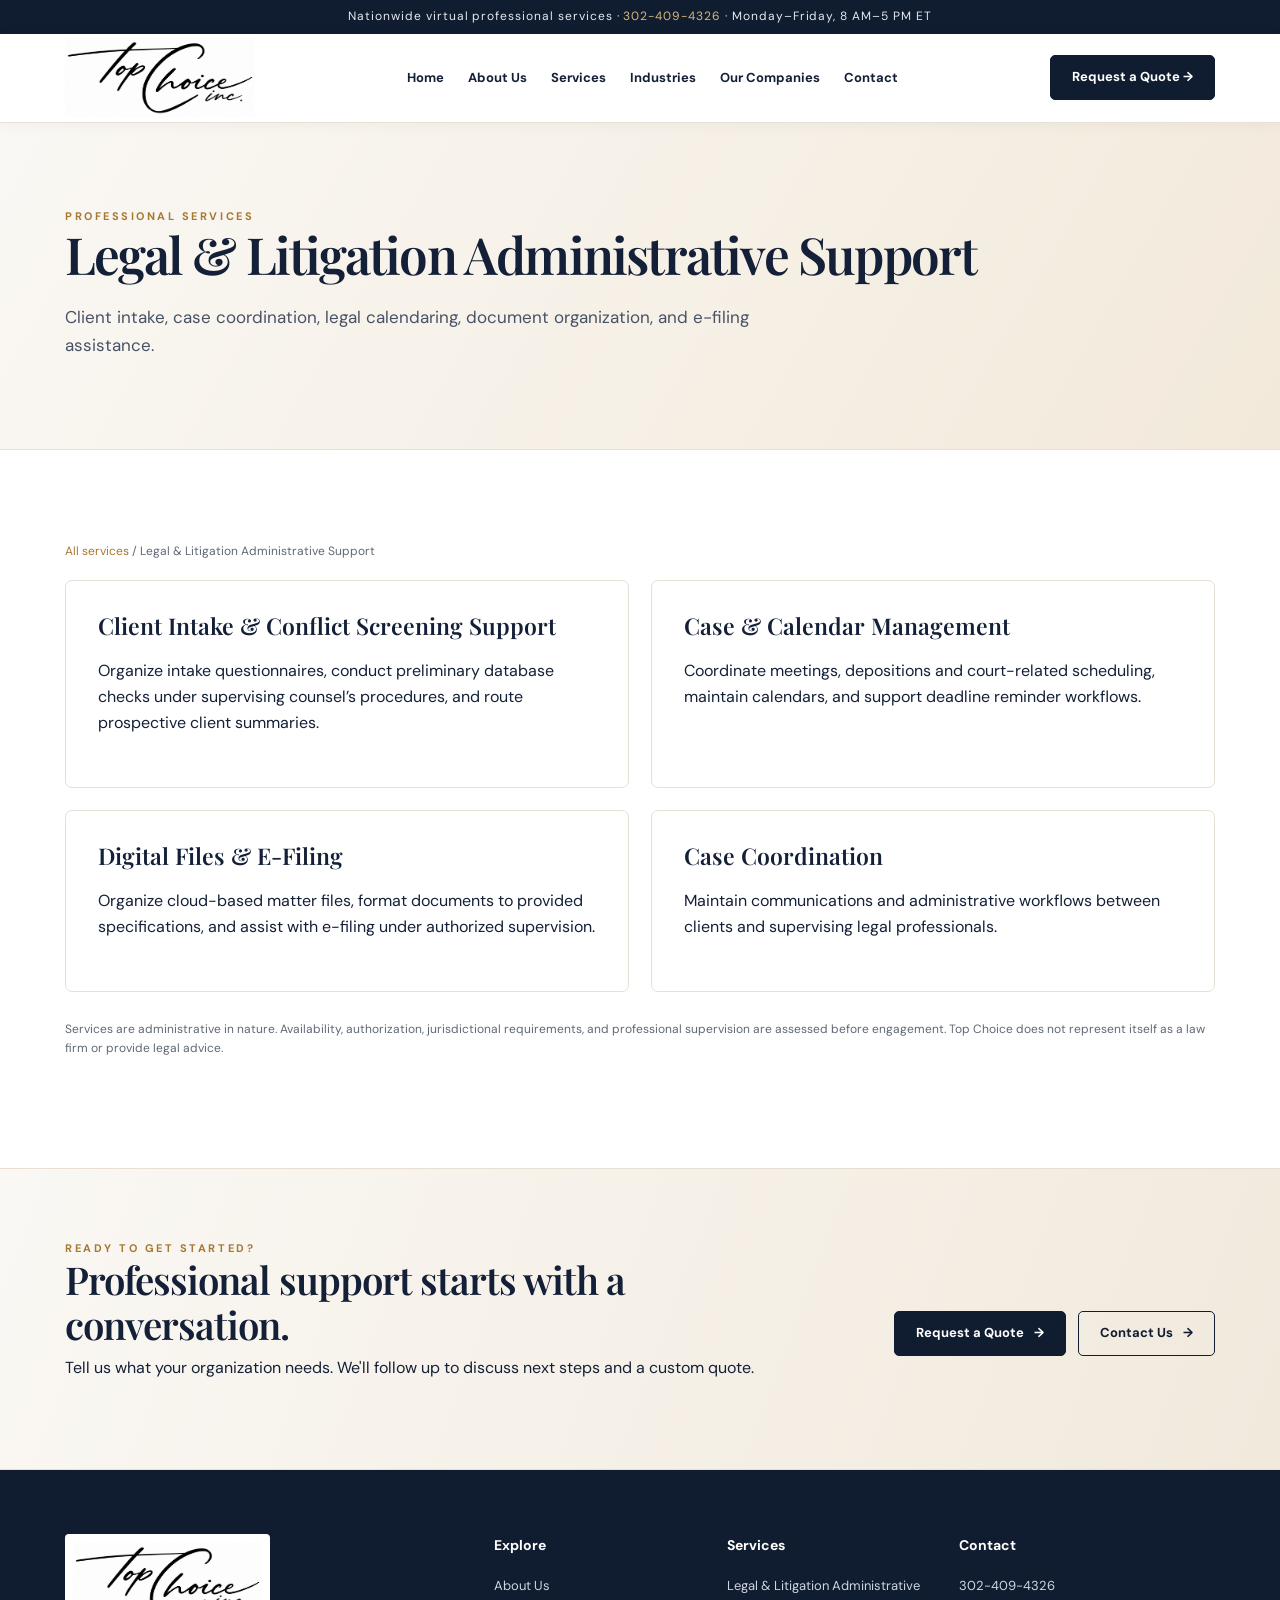
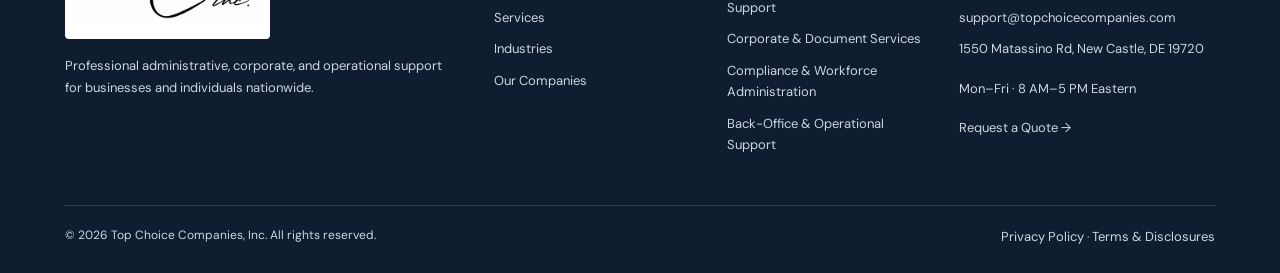
<file: legal-administration.html>
<!DOCTYPE html>
<html lang="en"><head><meta charset="utf-8"/><meta content="width=device-width,initial-scale=1" name="viewport"/><meta content="#101d30" name="theme-color"/><meta content="Top Choice Companies, Inc. provides professional administrative, corporate, legal support, compliance coordination and back-office services nationwide." name="description"/><link href="https://topchoicecompanies.com/legal-administration.html" rel="canonical"/><link href="css/styles.css" rel="stylesheet"/><link href="assets/favicon.png" rel="icon" type="image/png"/><title>Top Choice Companies, Inc.</title></head><body><a class="skip" href="#main">Skip to content</a><div class="topbar">Nationwide virtual professional services · <a href="tel:+13024094326">302-409-4326</a> · Monday–Friday, 8 AM–5 PM ET</div><header class="header"><div class="container nav"><a aria-label="Top Choice Companies home" class="brand" href="index.html"><img alt="Top Choice Inc. logo" src="assets/logo-original.png"/></a><button aria-expanded="false" aria-label="Open navigation" class="mobile-toggle" id="mobileToggle">☰</button><nav aria-label="Main navigation" class="navlinks" id="navLinks"><a href="index.html">Home</a><a href="about.html">About Us</a><a href="services.html">Services</a><a href="industries.html">Industries</a><a href="companies.html">Our Companies</a><a href="contact.html">Contact</a></nav><a class="btn" href="quote.html">Request a Quote →</a></div></header><main id="main"><section class="page-hero"><div class="container"><div class="eyebrow">Professional services</div><h1>Legal &amp; Litigation Administrative Support</h1><p class="lead">Client intake, case coordination, legal calendaring, document organization, and e-filing assistance.</p></div></section><section class="section white"><div class="container"><div class="breadcrumbs"><a href="services.html">All services</a> / Legal &amp; Litigation Administrative Support</div><div class="detail-grid"><article class="detail"><h3>Client Intake &amp; Conflict Screening Support</h3><p>Organize intake questionnaires, conduct preliminary database checks under supervising counsel’s procedures, and route prospective client summaries.</p></article><article class="detail"><h3>Case &amp; Calendar Management</h3><p>Coordinate meetings, depositions and court-related scheduling, maintain calendars, and support deadline reminder workflows.</p></article><article class="detail"><h3>Digital Files &amp; E-Filing</h3><p>Organize cloud-based matter files, format documents to provided specifications, and assist with e-filing under authorized supervision.</p></article><article class="detail"><h3>Case Coordination</h3><p>Maintain communications and administrative workflows between clients and supervising legal professionals.</p></article></div><p class="note" style="margin-top:28px">Services are administrative in nature. Availability, authorization, jurisdictional requirements, and professional supervision are assessed before engagement. Top Choice does not represent itself as a law firm or provide legal advice.</p></div></section><section class="cta"><div class="container cta-inner"><div><div class="eyebrow">Ready to get started?</div><h2>Professional support starts with a conversation.</h2><p>Tell us what your organization needs. We'll follow up to discuss next steps and a custom quote.</p></div><div class="actions"><a class="btn" href="quote.html">Request a Quote <span aria-hidden="true">→</span></a><a class="btn outline" href="contact.html">Contact Us <span aria-hidden="true">→</span></a></div></div></section></main><footer class="footer"><div class="container"><div class="footer-grid"><div><div class="footer-logo"><img alt="Top Choice Inc." src="assets/logo-original.png"/></div><p>Professional administrative, corporate, and operational support for businesses and individuals nationwide.</p></div><div><h4>Explore</h4><a href="about.html">About Us</a><a href="services.html">Services</a><a href="industries.html">Industries</a><a href="companies.html">Our Companies</a></div><div><h4>Services</h4><a href="legal-administration.html">Legal &amp; Litigation Administrative Support</a><a href="corporate-document-services.html">Corporate &amp; Document Services</a><a href="compliance-workforce.html">Compliance &amp; Workforce Administration</a><a href="back-office.html">Back-Office &amp; Operational Support</a></div><div><h4>Contact</h4><a href="tel:+13024094326">302-409-4326</a><a href="mailto:support@topchoicecompanies.com">support@topchoicecompanies.com</a><p>1550 Matassino Rd, New Castle, DE 19720</p><p>Mon–Fri · 8 AM–5 PM Eastern</p><a href="quote.html">Request a Quote →</a></div></div><div class="copyright"><span>© 2026 Top Choice Companies, Inc. All rights reserved.</span><span><a href="privacy.html" style="display:inline">Privacy Policy</a> · <a href="terms.html" style="display:inline">Terms &amp; Disclosures</a></span></div></div></footer><script defer="" src="js/navigation.js"></script><script defer="" src="js/chat-config.js"></script></body></html>
</file>
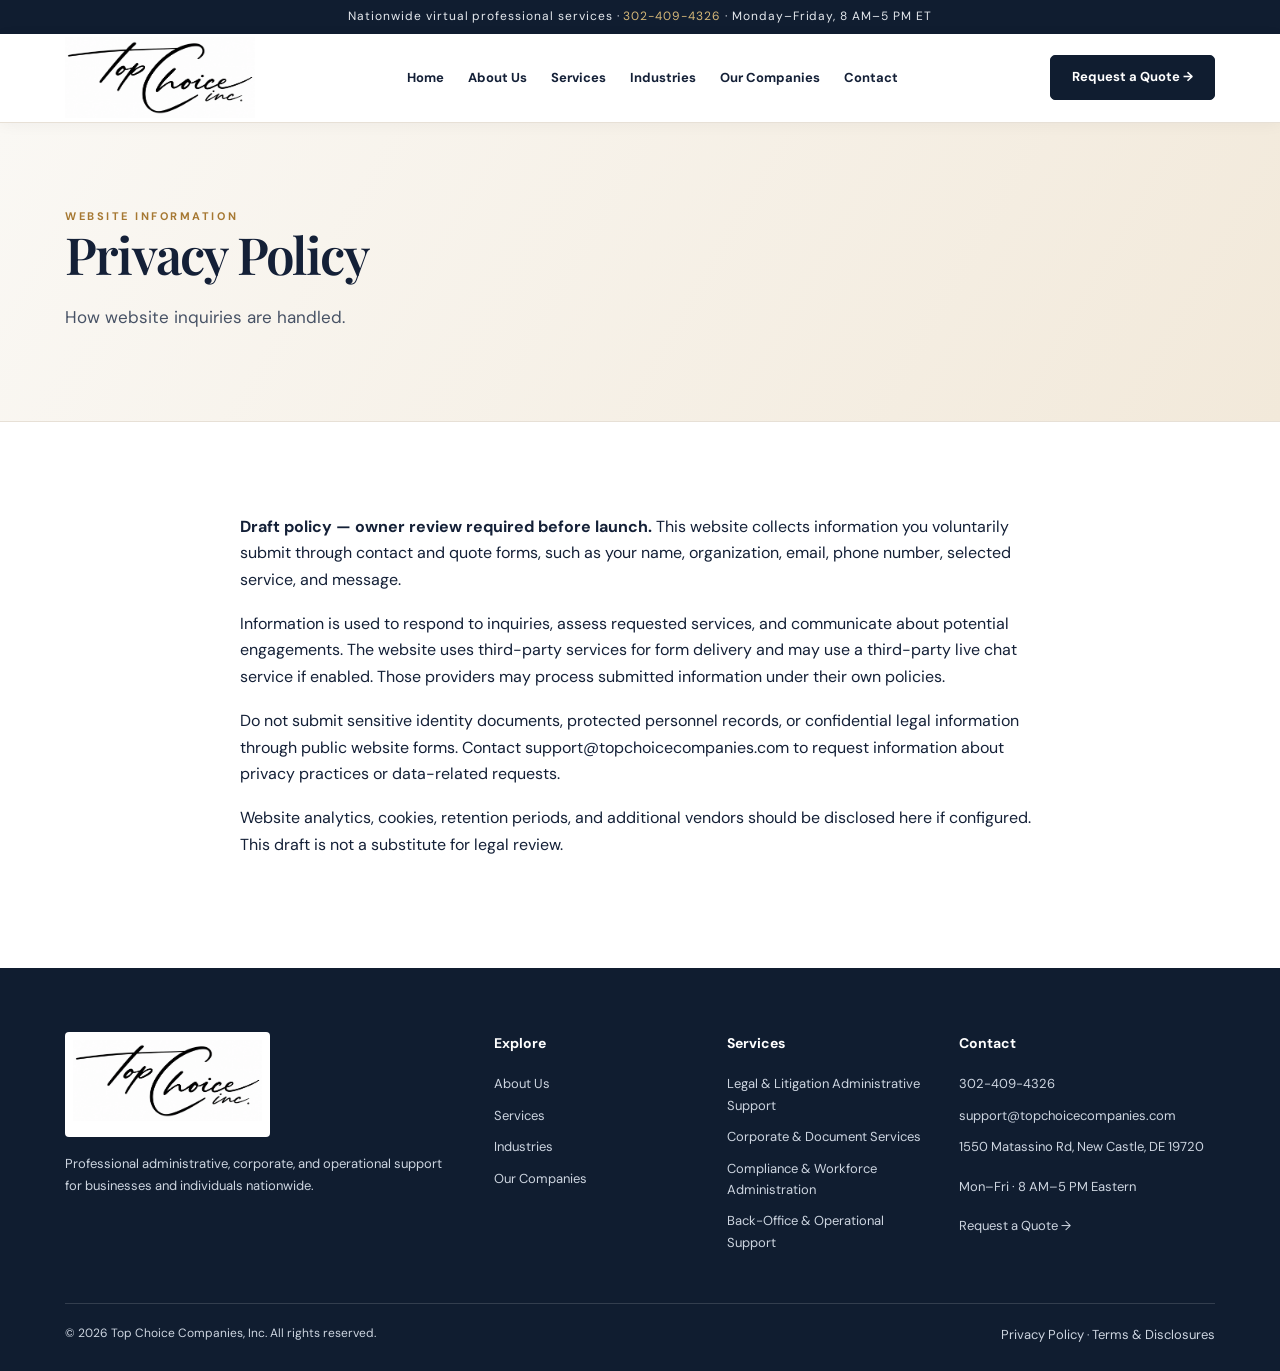
<file: privacy.html>
<!DOCTYPE html>
<html lang="en"><head><meta charset="utf-8"/><meta content="width=device-width,initial-scale=1" name="viewport"/><meta content="#101d30" name="theme-color"/><meta content="Top Choice Companies, Inc. provides professional administrative, corporate, legal support, compliance coordination and back-office services nationwide." name="description"/><link href="https://topchoicecompanies.com/privacy.html" rel="canonical"/><link href="css/styles.css" rel="stylesheet"/><link href="assets/favicon.png" rel="icon" type="image/png"/><title>Top Choice Companies, Inc.</title></head><body><a class="skip" href="#main">Skip to content</a><div class="topbar">Nationwide virtual professional services · <a href="tel:+13024094326">302-409-4326</a> · Monday–Friday, 8 AM–5 PM ET</div><header class="header"><div class="container nav"><a aria-label="Top Choice Companies home" class="brand" href="index.html"><img alt="Top Choice Inc. logo" src="assets/logo-original.png"/></a><button aria-expanded="false" aria-label="Open navigation" class="mobile-toggle" id="mobileToggle">☰</button><nav aria-label="Main navigation" class="navlinks" id="navLinks"><a href="index.html">Home</a><a href="about.html">About Us</a><a href="services.html">Services</a><a href="industries.html">Industries</a><a href="companies.html">Our Companies</a><a href="contact.html">Contact</a></nav><a class="btn" href="quote.html">Request a Quote →</a></div></header><main id="main"><section class="page-hero"><div class="container"><div class="eyebrow">Website information</div><h1>Privacy Policy</h1><p class="lead">How website inquiries are handled.</p></div></section><section class="section white"><div class="container" style="max-width:850px"><p><strong>Draft policy — owner review required before launch.</strong> This website collects information you voluntarily submit through contact and quote forms, such as your name, organization, email, phone number, selected service, and message.</p><p>Information is used to respond to inquiries, assess requested services, and communicate about potential engagements. The website uses third-party services for form delivery and may use a third-party live chat service if enabled. Those providers may process submitted information under their own policies.</p><p>Do not submit sensitive identity documents, protected personnel records, or confidential legal information through public website forms. Contact <a href="mailto:support@topchoicecompanies.com">support@topchoicecompanies.com</a> to request information about privacy practices or data-related requests.</p><p>Website analytics, cookies, retention periods, and additional vendors should be disclosed here if configured. This draft is not a substitute for legal review.</p></div></section></main><footer class="footer"><div class="container"><div class="footer-grid"><div><div class="footer-logo"><img alt="Top Choice Inc." src="assets/logo-original.png"/></div><p>Professional administrative, corporate, and operational support for businesses and individuals nationwide.</p></div><div><h4>Explore</h4><a href="about.html">About Us</a><a href="services.html">Services</a><a href="industries.html">Industries</a><a href="companies.html">Our Companies</a></div><div><h4>Services</h4><a href="legal-administration.html">Legal &amp; Litigation Administrative Support</a><a href="corporate-document-services.html">Corporate &amp; Document Services</a><a href="compliance-workforce.html">Compliance &amp; Workforce Administration</a><a href="back-office.html">Back-Office &amp; Operational Support</a></div><div><h4>Contact</h4><a href="tel:+13024094326">302-409-4326</a><a href="mailto:support@topchoicecompanies.com">support@topchoicecompanies.com</a><p>1550 Matassino Rd, New Castle, DE 19720</p><p>Mon–Fri · 8 AM–5 PM Eastern</p><a href="quote.html">Request a Quote →</a></div></div><div class="copyright"><span>© 2026 Top Choice Companies, Inc. All rights reserved.</span><span><a href="privacy.html" style="display:inline">Privacy Policy</a> · <a href="terms.html" style="display:inline">Terms &amp; Disclosures</a></span></div></div></footer><script defer="" src="js/navigation.js"></script><script defer="" src="js/chat-config.js"></script></body></html>
</file>
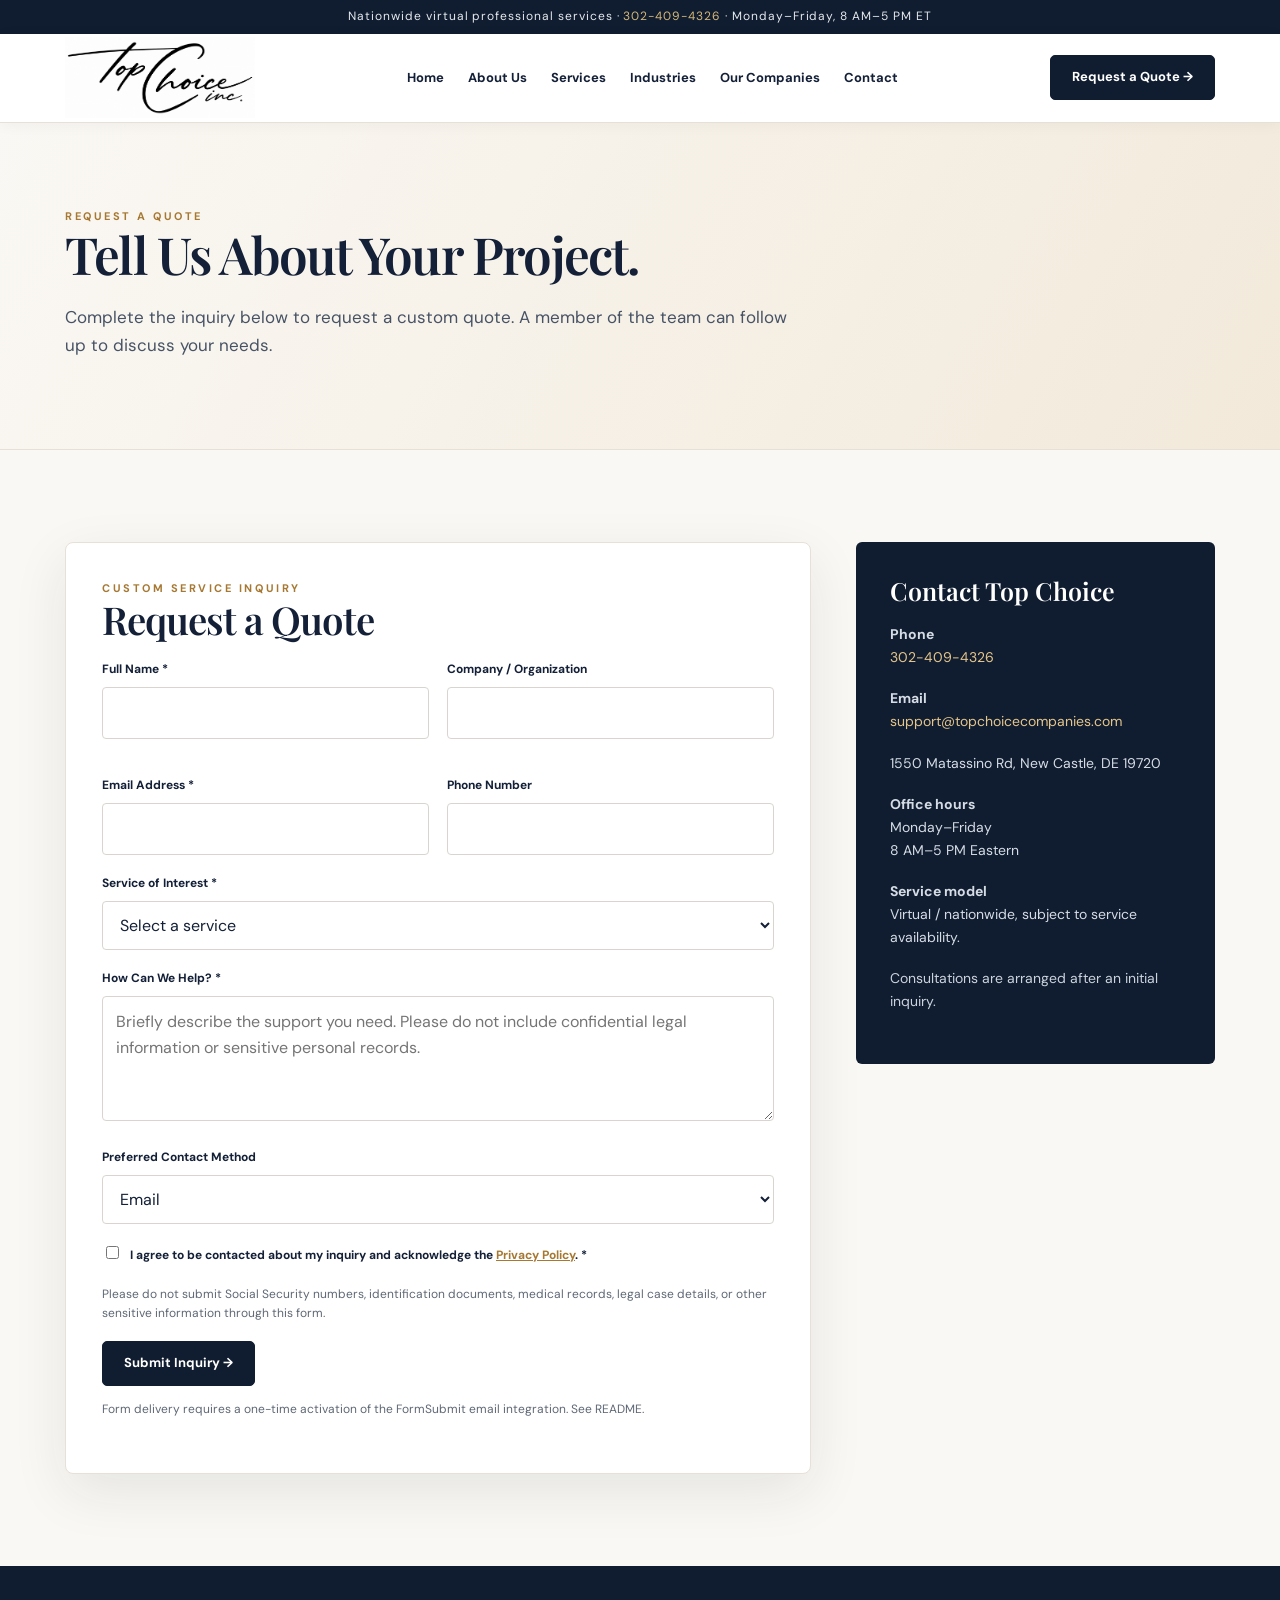
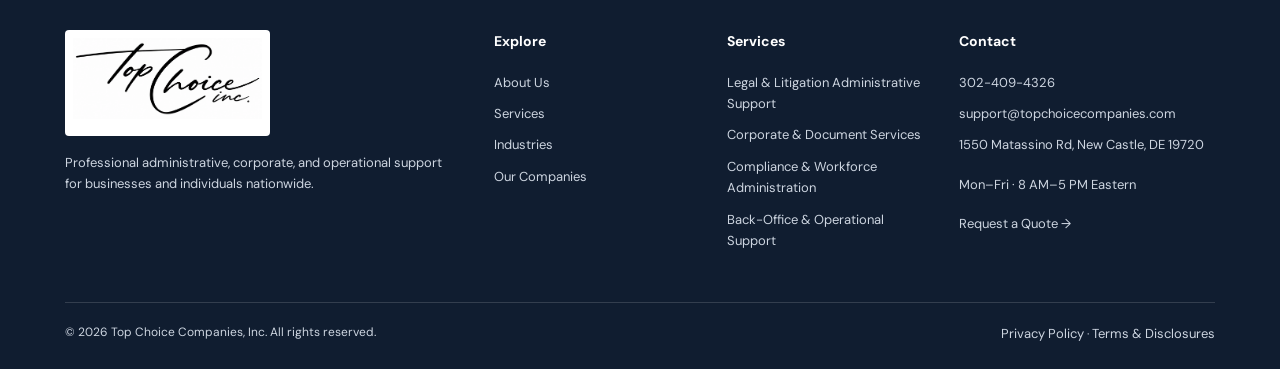
<file: quote.html>
<!DOCTYPE html>
<html lang="en"><head><meta charset="utf-8"/><meta content="width=device-width,initial-scale=1" name="viewport"/><meta content="#101d30" name="theme-color"/><meta content="Top Choice Companies, Inc. provides professional administrative, corporate, legal support, compliance coordination and back-office services nationwide." name="description"/><link href="https://topchoicecompanies.com/quote.html" rel="canonical"/><link href="css/styles.css" rel="stylesheet"/><link href="assets/favicon.png" rel="icon" type="image/png"/><title>Top Choice Companies, Inc.</title></head><body><a class="skip" href="#main">Skip to content</a><div class="topbar">Nationwide virtual professional services · <a href="tel:+13024094326">302-409-4326</a> · Monday–Friday, 8 AM–5 PM ET</div><header class="header"><div class="container nav"><a aria-label="Top Choice Companies home" class="brand" href="index.html"><img alt="Top Choice Inc. logo" src="assets/logo-original.png"/></a><button aria-expanded="false" aria-label="Open navigation" class="mobile-toggle" id="mobileToggle">☰</button><nav aria-label="Main navigation" class="navlinks" id="navLinks"><a href="index.html">Home</a><a href="about.html">About Us</a><a href="services.html">Services</a><a href="industries.html">Industries</a><a href="companies.html">Our Companies</a><a href="contact.html">Contact</a></nav><a class="btn" href="quote.html">Request a Quote →</a></div></header><main id="main"><section class="page-hero"><div class="container"><div class="eyebrow">Request a quote</div><h1>Tell Us About Your Project.</h1><p class="lead">Complete the inquiry below to request a custom quote. A member of the team can follow up to discuss your needs.</p></div></section><section class="section"><div class="container form-layout"><div class="form-card"><div class="eyebrow">Custom service inquiry</div><h2>Request a Quote</h2><form action="https://formsubmit.co/support@topchoicecompanies.com" class="lead-form" method="POST"><input name="_subject" type="hidden" value="Top Choice Website — Quote Inquiry"/><input name="_captcha" type="hidden" value="true"/><input name="_template" type="hidden" value="table"/><input aria-label="Leave blank" autocomplete="off" class="sr-only" name="_honey" tabindex="-1" type="text"/><div class="field-grid"><div class="field"><label for="full-name">Full Name *</label><input autocomplete="name" id="full-name" name="Name" required=""/></div><div class="field"><label for="business">Company / Organization</label><input autocomplete="organization" id="business" name="Company"/></div><div class="field"><label for="email">Email Address *</label><input autocomplete="email" id="email" name="Email" required="" type="email"/></div><div class="field"><label for="phone">Phone Number</label><input autocomplete="tel" id="phone" name="Phone" type="tel"/></div></div><div class="field"><label for="service">Service of Interest *</label><select id="service" name="Service" required=""><option value="">Select a service</option><option>Legal &amp; Litigation Administrative Support</option><option>Corporate &amp; Document Services</option><option>Compliance &amp; Workforce Administration</option><option>Back-Office &amp; Operational Support</option><option>Multiple Services</option><option>General Inquiry</option></select></div><div class="field"><label for="message">How Can We Help? *</label><textarea id="message" minlength="15" name="Message" placeholder="Briefly describe the support you need. Please do not include confidential legal information or sensitive personal records." required=""></textarea></div><div class="field"><label for="contact-method">Preferred Contact Method</label><select id="contact-method" name="Preferred Contact Method"><option>Email</option><option>Phone</option></select></div><div class="field"><label><input name="Consent" required="" style="width:auto;margin-right:8px" type="checkbox" value="Yes"/> I agree to be contacted about my inquiry and acknowledge the <a href="privacy.html" style="color:var(--gold);text-decoration:underline">Privacy Policy</a>. *</label></div><p class="note">Please do not submit Social Security numbers, identification documents, medical records, legal case details, or other sensitive information through this form.</p><button class="btn" type="submit">Submit Inquiry →</button><p class="note" style="margin-top:14px">Form delivery requires a one-time activation of the FormSubmit email integration. See README.</p></form></div><aside class="sidebar"><h3>Contact Top Choice</h3><p><strong>Phone</strong><br/><a href="tel:+13024094326">302-409-4326</a></p><p><strong>Email</strong><br/><a href="mailto:support@topchoicecompanies.com">support@topchoicecompanies.com</a></p><p>1550 Matassino Rd, New Castle, DE 19720</p><p><strong>Office hours</strong><br/>Monday–Friday<br/>8 AM–5 PM Eastern</p><p><strong>Service model</strong><br/>Virtual / nationwide, subject to service availability.</p><p class="note" style="color:#cbd3dd">Consultations are arranged after an initial inquiry.</p></aside></div></section></main><footer class="footer"><div class="container"><div class="footer-grid"><div><div class="footer-logo"><img alt="Top Choice Inc." src="assets/logo-original.png"/></div><p>Professional administrative, corporate, and operational support for businesses and individuals nationwide.</p></div><div><h4>Explore</h4><a href="about.html">About Us</a><a href="services.html">Services</a><a href="industries.html">Industries</a><a href="companies.html">Our Companies</a></div><div><h4>Services</h4><a href="legal-administration.html">Legal &amp; Litigation Administrative Support</a><a href="corporate-document-services.html">Corporate &amp; Document Services</a><a href="compliance-workforce.html">Compliance &amp; Workforce Administration</a><a href="back-office.html">Back-Office &amp; Operational Support</a></div><div><h4>Contact</h4><a href="tel:+13024094326">302-409-4326</a><a href="mailto:support@topchoicecompanies.com">support@topchoicecompanies.com</a><p>1550 Matassino Rd, New Castle, DE 19720</p><p>Mon–Fri · 8 AM–5 PM Eastern</p><a href="quote.html">Request a Quote →</a></div></div><div class="copyright"><span>© 2026 Top Choice Companies, Inc. All rights reserved.</span><span><a href="privacy.html" style="display:inline">Privacy Policy</a> · <a href="terms.html" style="display:inline">Terms &amp; Disclosures</a></span></div></div></footer><script defer="" src="js/navigation.js"></script><script defer="" src="js/chat-config.js"></script></body></html>
</file>
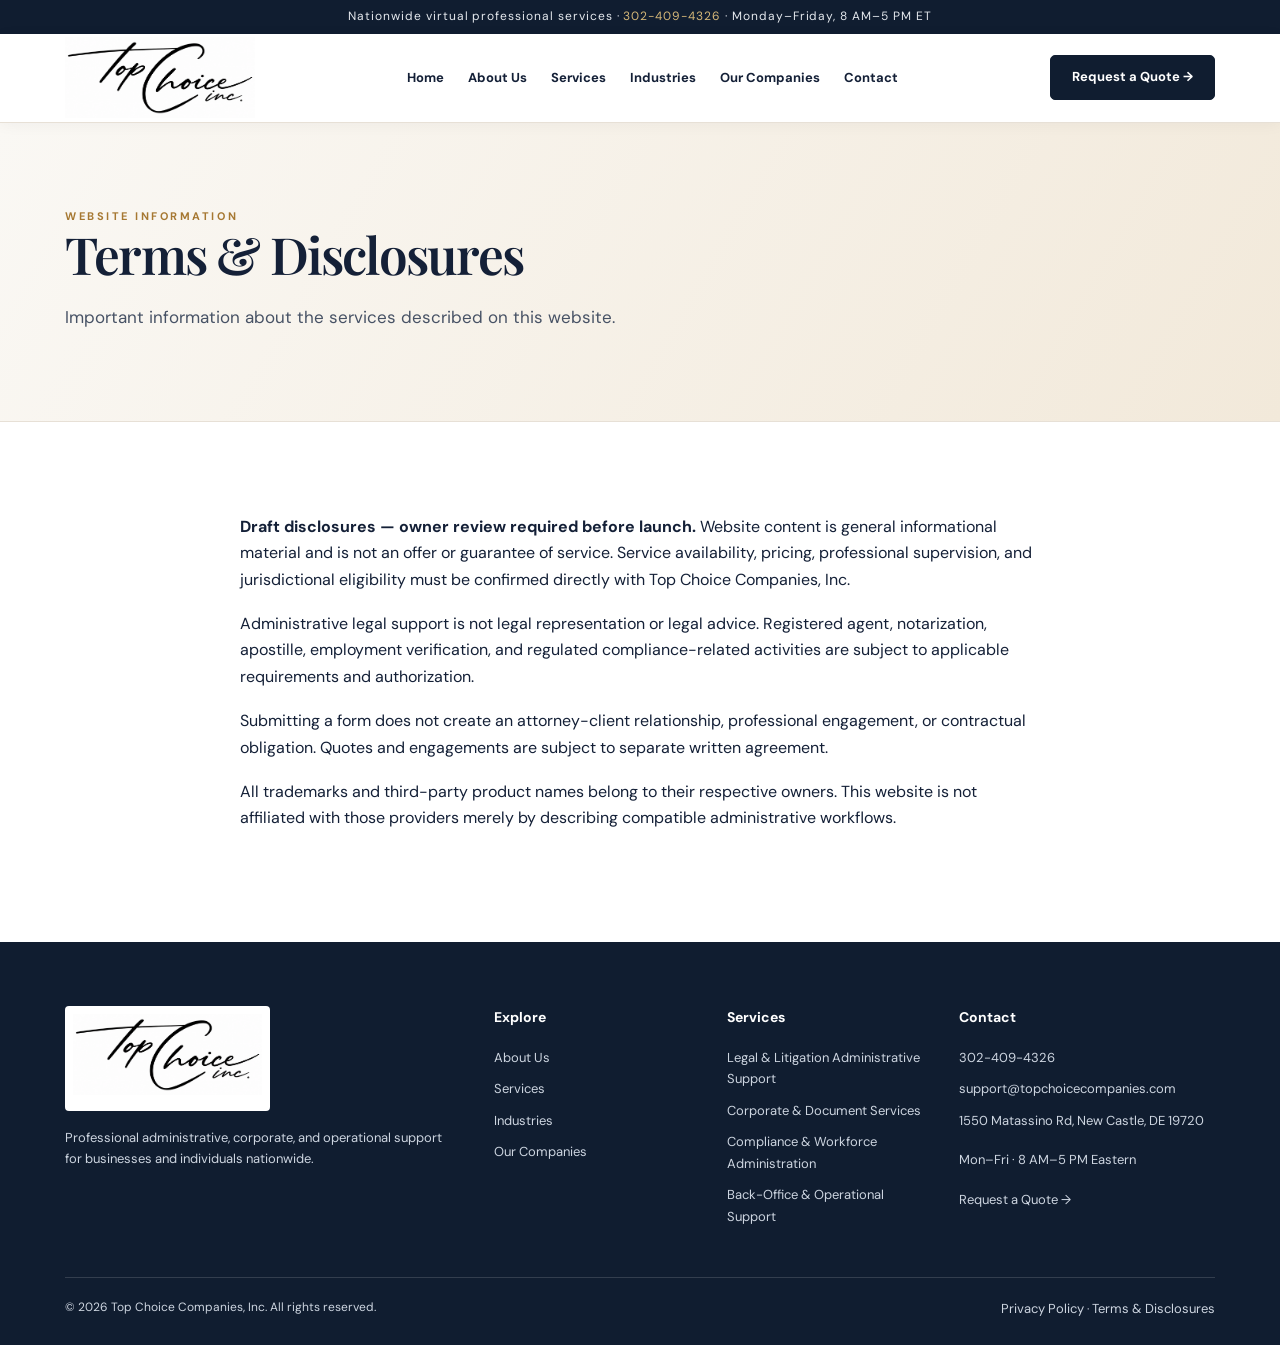
<file: terms.html>
<!DOCTYPE html>
<html lang="en"><head><meta charset="utf-8"/><meta content="width=device-width,initial-scale=1" name="viewport"/><meta content="#101d30" name="theme-color"/><meta content="Top Choice Companies, Inc. provides professional administrative, corporate, legal support, compliance coordination and back-office services nationwide." name="description"/><link href="https://topchoicecompanies.com/terms.html" rel="canonical"/><link href="css/styles.css" rel="stylesheet"/><link href="assets/favicon.png" rel="icon" type="image/png"/><title>Top Choice Companies, Inc.</title></head><body><a class="skip" href="#main">Skip to content</a><div class="topbar">Nationwide virtual professional services · <a href="tel:+13024094326">302-409-4326</a> · Monday–Friday, 8 AM–5 PM ET</div><header class="header"><div class="container nav"><a aria-label="Top Choice Companies home" class="brand" href="index.html"><img alt="Top Choice Inc. logo" src="assets/logo-original.png"/></a><button aria-expanded="false" aria-label="Open navigation" class="mobile-toggle" id="mobileToggle">☰</button><nav aria-label="Main navigation" class="navlinks" id="navLinks"><a href="index.html">Home</a><a href="about.html">About Us</a><a href="services.html">Services</a><a href="industries.html">Industries</a><a href="companies.html">Our Companies</a><a href="contact.html">Contact</a></nav><a class="btn" href="quote.html">Request a Quote →</a></div></header><main id="main"><section class="page-hero"><div class="container"><div class="eyebrow">Website information</div><h1>Terms &amp; Disclosures</h1><p class="lead">Important information about the services described on this website.</p></div></section><section class="section white"><div class="container" style="max-width:850px"><p><strong>Draft disclosures — owner review required before launch.</strong> Website content is general informational material and is not an offer or guarantee of service. Service availability, pricing, professional supervision, and jurisdictional eligibility must be confirmed directly with Top Choice Companies, Inc.</p><p>Administrative legal support is not legal representation or legal advice. Registered agent, notarization, apostille, employment verification, and regulated compliance-related activities are subject to applicable requirements and authorization.</p><p>Submitting a form does not create an attorney-client relationship, professional engagement, or contractual obligation. Quotes and engagements are subject to separate written agreement.</p><p>All trademarks and third-party product names belong to their respective owners. This website is not affiliated with those providers merely by describing compatible administrative workflows.</p></div></section></main><footer class="footer"><div class="container"><div class="footer-grid"><div><div class="footer-logo"><img alt="Top Choice Inc." src="assets/logo-original.png"/></div><p>Professional administrative, corporate, and operational support for businesses and individuals nationwide.</p></div><div><h4>Explore</h4><a href="about.html">About Us</a><a href="services.html">Services</a><a href="industries.html">Industries</a><a href="companies.html">Our Companies</a></div><div><h4>Services</h4><a href="legal-administration.html">Legal &amp; Litigation Administrative Support</a><a href="corporate-document-services.html">Corporate &amp; Document Services</a><a href="compliance-workforce.html">Compliance &amp; Workforce Administration</a><a href="back-office.html">Back-Office &amp; Operational Support</a></div><div><h4>Contact</h4><a href="tel:+13024094326">302-409-4326</a><a href="mailto:support@topchoicecompanies.com">support@topchoicecompanies.com</a><p>1550 Matassino Rd, New Castle, DE 19720</p><p>Mon–Fri · 8 AM–5 PM Eastern</p><a href="quote.html">Request a Quote →</a></div></div><div class="copyright"><span>© 2026 Top Choice Companies, Inc. All rights reserved.</span><span><a href="privacy.html" style="display:inline">Privacy Policy</a> · <a href="terms.html" style="display:inline">Terms &amp; Disclosures</a></span></div></div></footer><script defer="" src="js/navigation.js"></script><script defer="" src="js/chat-config.js"></script></body></html>
</file>
<file: css/styles.css>
@import url('https://fonts.googleapis.com/css2?family=DM+Sans:wght@400;500;600;700&family=Playfair+Display:wght@400;500;600;700&display=swap');
:root{--navy:#101d30;--navy2:#182b44;--gold:#a67832;--goldlight:#d5b778;--ivory:#faf8f4;--paper:#fff;--ink:#142037;--muted:#5f6875;--line:#e7e0d6;--shadow:0 18px 55px rgba(16,29,48,.09)}*{box-sizing:border-box}html{scroll-behavior:smooth}body{margin:0;background:var(--ivory);color:var(--ink);font-family:'DM Sans',Arial,sans-serif;line-height:1.65}a{color:inherit;text-decoration:none}img{max-width:100%}button,input,select,textarea{font:inherit}button{cursor:pointer}.container{max-width:1200px;margin:auto;padding:0 25px}.topbar{background:var(--navy);color:#e5e9ee;text-align:center;font-size:12px;padding:7px 15px;letter-spacing:.08em}.topbar a{color:var(--goldlight)}.header{background:rgba(255,255,255,.97);position:sticky;top:0;z-index:20;border-bottom:1px solid var(--line);box-shadow:0 2px 14px #1020300b}.nav{display:flex;align-items:center;justify-content:space-between;gap:22px;min-height:88px}.brand{width:190px;display:block;flex-shrink:0}.brand img{display:block;width:100%;mix-blend-mode:multiply}.navlinks{display:flex;align-items:center;gap:24px;font-size:13px;font-weight:700}.navlinks a:hover,.navlinks a.active{color:var(--gold)}.btn{display:inline-flex;align-items:center;justify-content:center;gap:10px;padding:13px 21px;border:1px solid var(--navy);background:var(--navy);color:white;font-size:13px;font-weight:700;border-radius:5px;transition:.2s;line-height:1.3}.btn:hover{transform:translateY(-2px);box-shadow:0 7px 20px #10203022}.btn.gold{background:var(--gold);border-color:var(--gold);color:white}.btn.outline{background:transparent;color:var(--navy)}.btn.light{border-color:white;color:white;background:transparent}.mobile-toggle{display:none;background:none;border:0;font-size:28px;color:var(--navy)}.eyebrow{text-transform:uppercase;color:var(--gold);font-weight:700;letter-spacing:.23em;font-size:11px}.eyebrow.light{color:var(--goldlight)}h1,h2,h3{font-family:'Playfair Display',Georgia,serif;line-height:1.17;font-weight:600;margin:0 0 18px}h1{font-size:clamp(39px,4.5vw,68px);letter-spacing:-.035em}h2{font-size:clamp(31px,3vw,46px);letter-spacing:-.025em}h3{font-size:24px}p{margin:0 0 18px}.lead{font-size:17px;color:#475265;max-width:660px}.hero{position:relative;overflow:hidden;background:linear-gradient(95deg,#faf8f4 0%,#faf8f4 41%,rgba(250,248,244,.8) 60%,rgba(250,248,244,.15) 100%),url('https://images.unsplash.com/photo-1497366754035-f200968a6e72?auto=format&fit=crop&w=1800&q=85') center/cover;min-height:570px;display:flex;align-items:center}.hero:after{content:'';position:absolute;right:-15%;bottom:-120px;width:60%;height:170px;background:var(--goldlight);transform:rotate(-8deg);opacity:.5}.hero-content{position:relative;z-index:1;padding-top:75px;padding-bottom:85px}.hero h1{max-width:760px}.hero h1 em{font-style:italic;color:var(--gold)}.hero .lead{max-width:565px}.actions{display:flex;gap:12px;flex-wrap:wrap;margin-top:28px}.trust{background:#fff;border-bottom:1px solid var(--line)}.trust-inner{display:grid;grid-template-columns:repeat(4,1fr);padding-top:21px;padding-bottom:21px;gap:14px}.trust span{display:flex;align-items:center;justify-content:center;gap:12px;font-size:13px;font-weight:700;border-right:1px solid var(--line)}.trust span:last-child{border:0}.trust b{color:var(--gold);font-size:24px;font-weight:400}.section{padding:92px 0}.section.white{background:white}.section.navy{background:var(--navy);color:white}.section-head{text-align:center;max-width:790px;margin:0 auto 42px}.section-head p{color:var(--muted)}.section.navy .section-head p{color:#cbd3dd}.split{display:grid;grid-template-columns:1fr 1fr;gap:60px;align-items:center}.photo{min-height:370px;background:#ddd center/cover;border-radius:6px;box-shadow:var(--shadow);position:relative}.photo.office{background-image:url('https://images.unsplash.com/photo-1497366811353-6870744d04b2?auto=format&fit=crop&w=1200&q=85')}.photo.desk{background-image:url('https://images.unsplash.com/photo-1497366858526-0766cadbe8fa?auto=format&fit=crop&w=1200&q=85')}.photo.building{background-image:url('https://images.unsplash.com/photo-1486406146926-c627a92ad1ab?auto=format&fit=crop&w=1200&q=85')}.photo:after{content:'';position:absolute;left:-14px;bottom:-14px;right:14px;top:14px;border:1px solid var(--goldlight);border-radius:6px;z-index:-1}.cards{display:grid;grid-template-columns:repeat(4,1fr);gap:18px}.card{background:white;border:1px solid var(--line);border-radius:7px;padding:29px 23px;box-shadow:0 8px 24px #1420370a;display:flex;flex-direction:column;transition:.2s}.card:hover{transform:translateY(-4px);box-shadow:var(--shadow)}.card .icon{font-size:30px;color:var(--gold);margin-bottom:15px}.card h3{font-size:20px}.card p{font-size:13px;color:var(--muted);flex:1}.card a{font-weight:700;color:var(--gold);font-size:13px}.industries{display:grid;grid-template-columns:repeat(3,1fr);gap:15px}.industry{border:1px solid #41526a;padding:24px;background:#ffffff08;border-radius:5px}.industry strong{display:block;font-size:16px;margin:10px 0 5px}.industry p{color:#cbd3dd;font-size:13px;margin:0}.industry .icon{font-size:25px;color:var(--goldlight)}.cta{background:linear-gradient(110deg,#faf8f4,#f1e9dc);border-top:1px solid #e8dfd2;border-bottom:1px solid #e8dfd2;padding:70px 0}.cta-inner{display:flex;align-items:center;justify-content:space-between;gap:30px}.cta h2{max-width:690px;margin-bottom:8px}.page-hero{background:linear-gradient(120deg,#faf8f4,#f2e9da);padding:84px 0 72px;border-bottom:1px solid var(--line)}.page-hero h1{font-size:clamp(38px,4vw,58px);max-width:930px}.page-hero p{max-width:730px}.detail-grid{display:grid;grid-template-columns:repeat(2,1fr);gap:22px}.detail{background:white;border:1px solid var(--line);padding:32px;border-radius:7px}.detail h3{font-size:23px}.detail ul{padding-left:18px;color:#536071}.detail li{margin:9px 0}.breadcrumbs{font-size:12px;color:var(--muted);margin-bottom:18px}.breadcrumbs a{color:var(--gold)}.form-layout{display:grid;grid-template-columns:1.35fr .65fr;gap:45px;align-items:start}.form-card{background:white;padding:36px;border:1px solid var(--line);border-radius:8px;box-shadow:var(--shadow)}.field-grid{display:grid;grid-template-columns:1fr 1fr;gap:18px}.field{margin-bottom:19px}.field label{display:block;font-weight:700;font-size:12px;margin-bottom:7px}.field input,.field textarea,.field select{width:100%;padding:12px 13px;border:1px solid #d9d5ce;border-radius:4px;background:#fff;color:var(--ink);outline-color:var(--gold)}.field textarea{min-height:125px;resize:vertical}.field small{color:var(--muted)}.note{font-size:12px;color:var(--muted);line-height:1.6}.status{display:none;padding:12px;margin:15px 0;border-radius:4px;background:#edf4ed;color:#1e572b}.sidebar{background:var(--navy);color:white;padding:34px;border-radius:6px}.sidebar h3{font-size:25px}.sidebar a{color:#e4c58b}.sidebar p{color:#d5dce5;font-size:14px}.footer{background:var(--navy);color:#cdd5e0;padding:64px 0 25px}.footer-grid{display:grid;grid-template-columns:2fr 1fr 1fr 1.3fr;gap:36px}.footer h4{color:white;font-size:14px;margin:0 0 18px}.footer a{display:block;font-size:13px;margin-bottom:10px}.footer a:hover{color:var(--goldlight)}.footer p{font-size:13px}.footer-logo{background:white;border-radius:4px;width:205px;padding:8px;margin-bottom:16px}.copyright{border-top:1px solid #ffffff25;margin-top:40px;padding-top:20px;font-size:12px;display:flex;justify-content:space-between;gap:12px;flex-wrap:wrap}.tag{display:inline-block;border:1px solid #d7c7ae;padding:5px 10px;color:var(--gold);font-size:11px;letter-spacing:.1em;text-transform:uppercase;margin:0 6px 8px 0}.list-check{padding:0;list-style:none}.list-check li{padding:9px 0 9px 29px;position:relative}.list-check li:before{content:'✓';position:absolute;left:0;color:var(--gold);font-weight:700}.company-feature{display:grid;grid-template-columns:1fr 1fr;gap:45px;align-items:center;background:white;border:1px solid var(--line);padding:35px;border-radius:7px}.company-feature .photo{min-height:300px}.skip{position:absolute;top:-100px;left:10px;background:white;padding:12px;z-index:30}.skip:focus{top:10px}.sr-only{position:absolute;width:1px;height:1px;padding:0;margin:-1px;overflow:hidden;clip:rect(0,0,0,0);white-space:nowrap;border:0}@media(max-width:1050px){.navlinks{gap:13px}.brand{width:160px}.cards{grid-template-columns:repeat(2,1fr)}.footer-grid{grid-template-columns:repeat(2,1fr)}}@media(max-width:760px){.nav{min-height:74px}.brand{width:155px}.mobile-toggle{display:block}.navlinks{display:none;position:absolute;top:74px;left:0;right:0;background:white;padding:22px 25px;box-shadow:0 20px 30px #0002;flex-direction:column;align-items:stretch;gap:15px}.navlinks.open{display:flex}.nav>.btn{display:none}.hero{min-height:590px;background:linear-gradient(90deg,rgba(250,248,244,.95),rgba(250,248,244,.82)),url('https://images.unsplash.com/photo-1497366754035-f200968a6e72?auto=format&fit=crop&w=1000&q=75') center/cover}.hero-content{padding-top:60px;padding-bottom:60px}.trust-inner{grid-template-columns:repeat(2,1fr)}.trust span:nth-child(2){border:0}.split,.form-layout,.company-feature,.detail-grid{grid-template-columns:1fr}.section{padding:65px 0}.cards,.industries{grid-template-columns:1fr 1fr}.cta-inner{display:block}.cta .actions{margin-top:25px}.footer-grid{grid-template-columns:1fr 1fr}.photo{min-height:300px}.field-grid{grid-template-columns:1fr}.form-card{padding:22px}}@media(max-width:470px){.cards,.industries,.footer-grid{grid-template-columns:1fr}.trust span{font-size:11px}.actions .btn{width:100%}.page-hero{padding:60px 0}.container{padding:0 19px}}

/* Photo-based service and industry presentation */
.service-photo{display:block;width:calc(100% + 46px);max-width:none;height:165px;object-fit:cover;margin:-29px -23px 23px;border-radius:7px 7px 0 0}
.card{overflow:hidden}
.industry-photo{width:100%;height:132px;object-fit:cover;display:block;border-radius:4px;margin-bottom:15px}
.subsidiary-logo{display:block;width:100%;max-width:400px;max-height:350px;object-fit:contain;margin:auto}
.company-feature{grid-template-columns:minmax(0,1fr) minmax(0,1fr)}
@media(max-width:760px){.company-feature{grid-template-columns:1fr}.service-photo{height:190px}}
</file>
